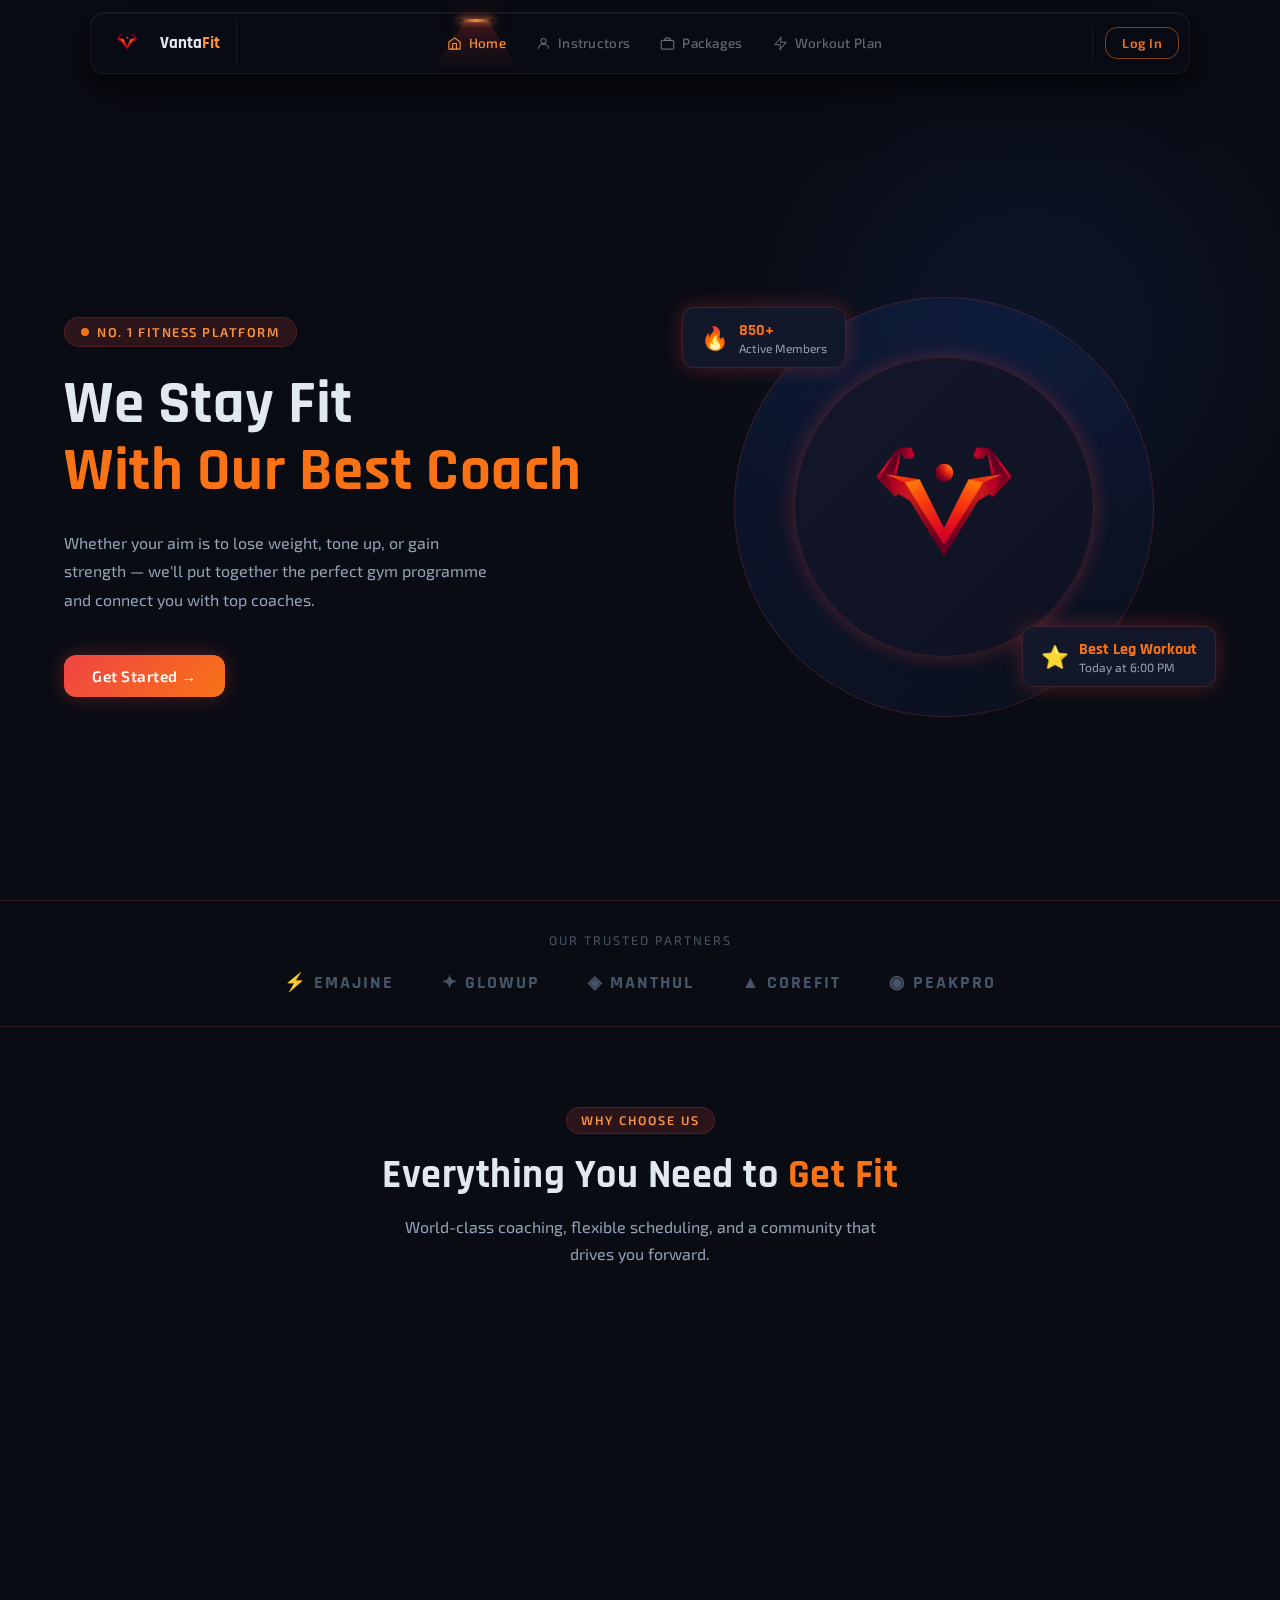
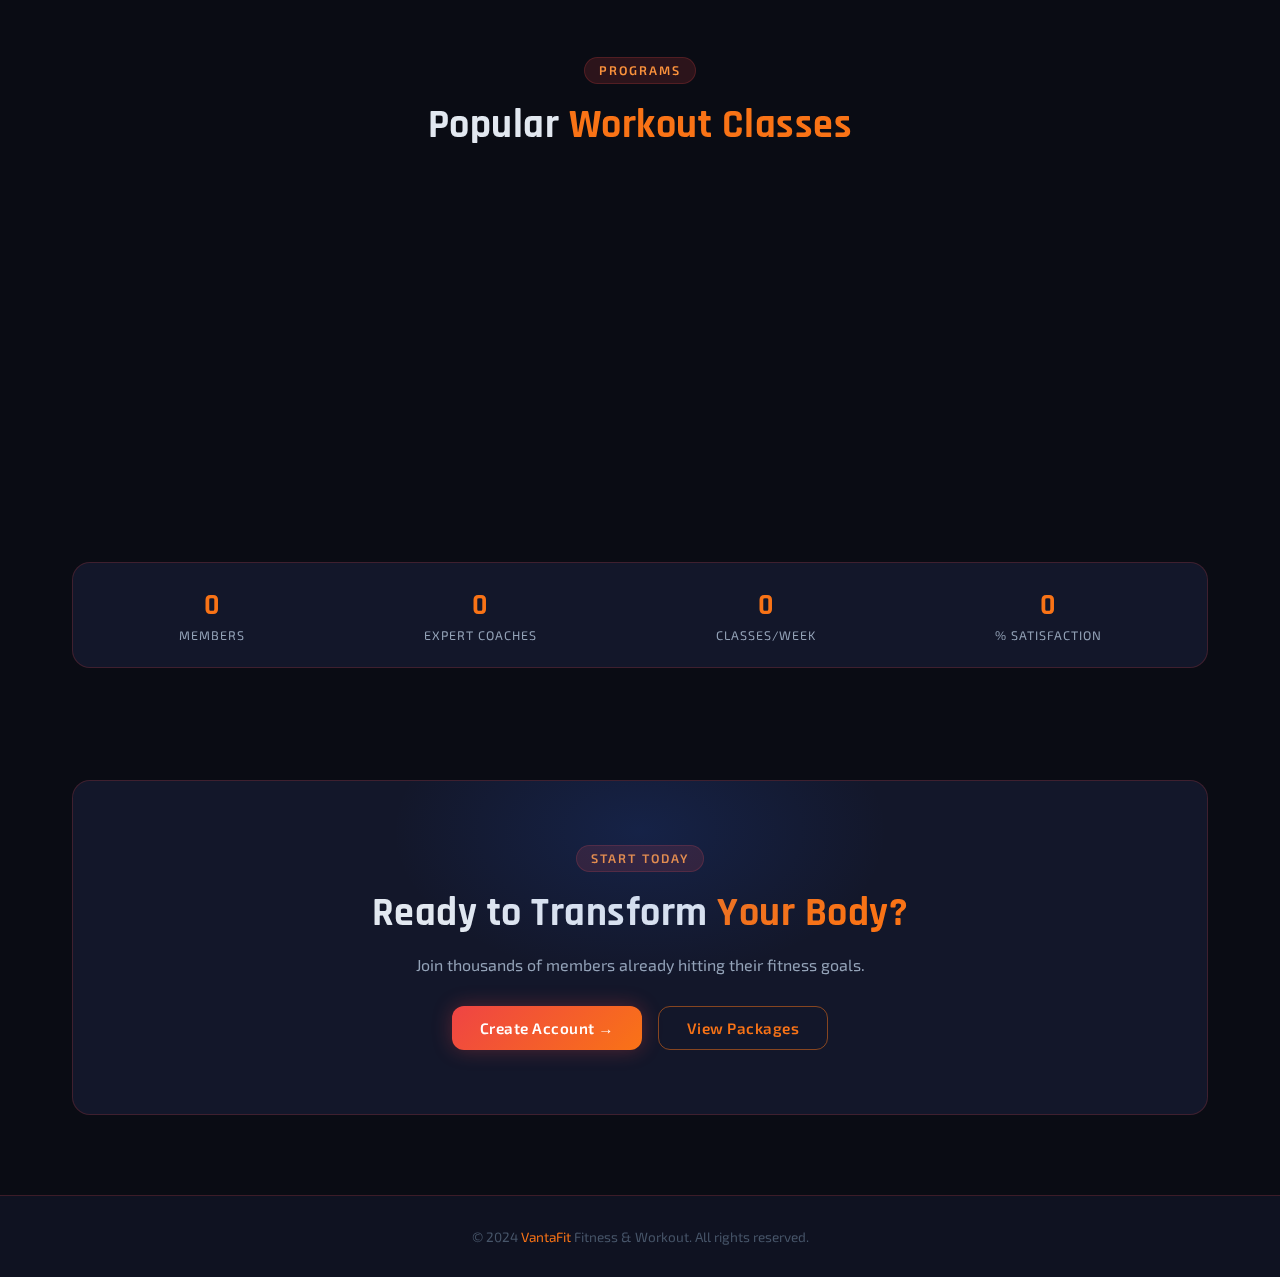
<file: index.html>
<!DOCTYPE html>
<html lang="en">
<head>
  <meta charset="UTF-8" />
  <meta name="viewport" content="width=device-width, initial-scale=1.0"/>
  <title>GymShape — Fitness & Workout</title>
  <link rel="stylesheet" href="css/style.css">
  <style>
    html, body { overflow-x: hidden; max-width: 100vw; }
    /* ===== HERO ===== */
    .hero {
      min-height: calc(100vh - 82px);
      display: grid;
      grid-template-columns: 1fr 1fr;
      align-items: center;
      gap: 4rem;
      padding: 5rem 4rem 3rem;
      position: relative;
      overflow: hidden;
      width: 100%;
      max-width: 100vw;
      box-sizing: border-box;
    }
    @media (max-width: 768px) {
      /* hide desktop floating nav, show mobile bottom nav */
      .navbar { display: none !important; }
      .mobile-bottom-nav { display: flex !important; }

      /* page wrapper: no top padding (no top nav), bottom padding for bottom nav */
      .page-wrapper { padding-top: 0 !important; padding-bottom: 90px !important; }

      /* hero: single column, normal scroll */
      .hero {
        grid-template-columns: 1fr !important;
        padding: 2rem 1.2rem 2rem !important;
        min-height: auto !important;
        gap: 1.5rem !important;
        overflow: visible !important;
        width: 100% !important;
        max-width: 100% !important;
      }
      .hero-visual { display: none !important; }
      .hero-title { font-size: 2.2rem !important; line-height: 1.15 !important; }
      .hero-subtitle { font-size: 0.92rem !important; max-width: 100% !important; }
      .hero-tag { font-size: 0.7rem !important; letter-spacing: 1px !important; }

      /* other sections */
      .partners { padding: 1.5rem 1rem !important; }
      .partners-row { gap: 1rem !important; flex-wrap: wrap !important; }
      .cta-section { padding: 2rem 1rem !important; }
      .cta-title { font-size: 1.5rem !important; }
      .section { padding: 2.5rem 1rem !important; }
    }
    .hero::before {
      content: '';
      position: absolute;
      top: -100px; right: -100px;
      width: 700px; height: 700px;
      background: radial-gradient(circle, rgba(37,99,235,0.1) 0%, transparent 65%);
      pointer-events: none;
    }
    .hero-tag {
      display: inline-flex;
      align-items: center;
      gap: 8px;
      background: var(--blue-dim);
      border: 1px solid var(--border);
      color: var(--blue-glow);
      padding: 6px 16px;
      border-radius: 20px;
      font-size: 0.8rem;
      font-weight: 600;
      text-transform: uppercase;
      letter-spacing: 1.5px;
      margin-bottom: 1.5rem;
    }
    .hero-tag span { width:8px; height:8px; background:var(--blue-light); border-radius:50%; animation: glowPulse 2s ease infinite; }
    .hero-title {
      font-size: 3.8rem;
      line-height: 1.1;
      margin-bottom: 1.5rem;
    }
    .hero-title .line2 { color: var(--blue-light); }
    .hero-subtitle {
      color: var(--text-secondary);
      font-size: 1rem;
      line-height: 1.8;
      margin-bottom: 2.5rem;
      max-width: 440px;
    }
    .hero-actions {
      display: flex;
      gap: 1rem;
      align-items: center;
    }
    .play-btn {
      display: flex;
      align-items: center;
      gap: 10px;
      color: var(--text-secondary);
      font-weight: 500;
      font-size: 0.9rem;
      transition: var(--transition);
      cursor: pointer;
    }
    .play-btn:hover { color: var(--blue-glow); }
    .play-icon {
      width: 44px; height: 44px;
      border: 1.5px solid var(--border-hover);
      border-radius: 50%;
      display: flex; align-items: center; justify-content: center;
      transition: var(--transition);
      font-size: 0.9rem;
    }
    .play-btn:hover .play-icon {
      background: var(--blue-dim);
      border-color: var(--blue-glow);
      box-shadow: var(--shadow-blue);
    }
    .hero-visual {
      position: relative;
      display: flex;
      align-items: center;
      justify-content: center;
      height: 520px;
    }
    .hero-bg-circle {
      width: 420px; height: 420px;
      border-radius: 50%;
      background: linear-gradient(135deg, rgba(37,99,235,0.12) 0%, rgba(37,99,235,0.04) 100%);
      border: 1px solid var(--border);
      display: flex; align-items: center; justify-content: center;
      position: relative;
      animation: float 6s ease-in-out infinite;
    }
   .hero-inner-circle {
      width: 300px; height: 300px;
      border-radius: 50%;
      background: linear-gradient(135deg, var(--bg-card), var(--bg-secondary));
      border: 1px solid var(--border);
      display: flex; align-items: center; justify-content: center;
      font-size: 7rem;
      box-shadow: var(--shadow-blue);
    }
    .hero-float-badge {
      position: absolute;
      background: var(--bg-card);
      border: 1px solid var(--border);
      border-radius: var(--radius);
      padding: 12px 18px;
      box-shadow: var(--shadow-blue);
      display: flex; align-items: center; gap: 10px;
      backdrop-filter: blur(8px);
      animation: float 4s ease-in-out infinite;
    }
    .hero-float-badge.b1 { top: 60px; left: 10px; animation-delay: 0s; }
    .hero-float-badge.b2 { bottom: 80px; right: 0px; animation-delay: 1.5s; }
    .badge-icon { font-size: 1.4rem; }
    .badge-text-sm { font-size: 0.75rem; color: var(--text-secondary); }
    .badge-text-lg { font-size: 1rem; font-weight: 700; color: var(--blue-light); font-family: 'Rajdhani', sans-serif; }
    /* ===== PARTNERS ===== */
    .partners {
      padding: 2rem 4rem;
      border-top: 1px solid var(--border);
      border-bottom: 1px solid var(--border);
    }
    .partners-label {
      font-size: 0.78rem;
      text-transform: uppercase;
      letter-spacing: 2px;
      color: var(--text-muted);
      margin-bottom: 1.5rem;
      text-align: center;
    }
    .partners-row {
      display: flex;
      justify-content: center;
      gap: 3rem;
      align-items: center;
      flex-wrap: wrap;
    }
    .partner-item {
      color: var(--text-muted);
      font-family: 'Rajdhani', sans-serif;
      font-size: 1.1rem;
      font-weight: 700;
      letter-spacing: 2px;
      text-transform: uppercase;
      transition: var(--transition);
      cursor: default;
    }
    .partner-item:hover { color: var(--blue-light); }
    /* ===== FEATURES ===== */
    .feature-card {
      padding: 2rem;
      text-align: center;
    }
    .feature-icon {
      width: 64px; height: 64px;
      background: var(--blue-dim);
      border: 1px solid var(--border);
      border-radius: 16px;
      display: flex; align-items: center; justify-content: center;
      font-size: 1.8rem;
      margin: 0 auto 1.2rem;
      transition: var(--transition);
    }
    .feature-card:hover .feature-icon {
      background: linear-gradient(135deg, var(--blue-accent), var(--blue-light));
      box-shadow: var(--shadow-blue);
      transform: scale(1.1) rotate(-5deg);
    }
    .feature-title {
      font-size: 1.2rem;
      margin-bottom: 0.5rem;
    }
    .feature-desc {
      color: var(--text-secondary);
      font-size: 0.88rem;
      line-height: 1.7;
    }
    /* ===== WORKOUT CLASSES ===== */
    .class-card {
      position: relative;
      overflow: hidden;
    }
    .class-emoji {
      font-size: 3rem;
      margin-bottom: 1rem;
      display: block;
      transition: var(--transition);
    }
    .class-card:hover .class-emoji { transform: scale(1.15); }
    .class-title { font-size: 1.3rem; margin-bottom: 0.4rem; }
    .class-meta { color: var(--text-muted); font-size: 0.82rem; text-transform: uppercase; letter-spacing: 1px; }
    /* ===== CTA ===== */
    .cta-section {
      background: var(--bg-card);
      border: 1px solid var(--border);
      border-radius: var(--radius-lg);
      padding: 4rem;
      text-align: center;
      position: relative;
      overflow: hidden;
    }
    .cta-section::before {
      content: '';
      position: absolute;
      top: -100px; left: 50%; transform: translateX(-50%);
      width: 500px; height: 300px;
      background: radial-gradient(ellipse, rgba(37,99,235,0.15) 0%, transparent 70%);
    }
    .cta-title { font-size: 2.5rem; margin-bottom: 1rem; }
    .cta-subtitle { color: var(--text-secondary); margin-bottom: 2rem; }
    /* ===== FOOTER ===== */
    footer {
      background: var(--bg-secondary);
      border-top: 1px solid var(--border);
      padding: 2rem 4rem;
      text-align: center;
      color: var(--text-muted);
      font-size: 0.85rem;
    }
    footer span { color: var(--blue-light); }
  </style>
</head>
<body>
  <!-- NAVBAR -->
  <nav class="navbar">
    <div class="floating-nav">
      <a href="index.html" class="navbar-brand">
        <img src="Images/RedGym.png" alt="VantaFit Logo" style="height:36px;">
        <span style="font-family:Rajdhani,sans-serif;font-weight:700;font-size:1.05rem;margin-left:6px;">Vanta<span style="color:var(--blue-glow)">Fit</span></span>
      </a>
      <ul class="navbar-nav">
        <li><a href="index.html" class="nav-link active"><span class="cone"></span><svg viewBox="0 0 24 24"><path d="M3 9.5L12 3l9 6.5V20a1 1 0 01-1 1H4a1 1 0 01-1-1V9.5z"/><path d="M9 21V12h6v9"/></svg>Home</a></li>
        <li><a href="pages/instructors.html" class="nav-link"><svg viewBox="0 0 24 24"><circle cx="12" cy="8" r="4"/><path d="M4 20c0-4 3.6-7 8-7s8 3 8 7"/></svg>Instructors</a></li>
        <li><a href="pages/packages.html" class="nav-link"><svg viewBox="0 0 24 24"><rect x="2" y="7" width="20" height="14" rx="2"/><path d="M16 7V5a2 2 0 00-2-2h-4a2 2 0 00-2 2v2"/></svg>Packages</a></li>
        <li><a href="pages/workout-plan.html" class="nav-link"><svg viewBox="0 0 24 24"><path d="M13 2L3 14h9l-1 8 10-12h-9l1-8z"/></svg>Workout Plan</a></li>
      </ul>
      <div class="nav-right">
        <a href="pages/login.html" class="btn btn-outline" style="padding:7px 16px;font-size:0.82rem;">Log In</a>
      </div>
    </div>
  </nav>
  <header class="mobile-header">
    <a href="index.html" class="mobile-header-brand">
      <img src="Images/RedGym.png" alt="VantaFit Logo" style="height:30px;width:auto;">
      <span>Vanta<em>Fit</em></span>
    </a>
    <a href="pages/login.html" class="mobile-header-login">Log In</a>
  </header>
  <div class="page-wrapper">
    <!-- HERO -->
    <section class="hero">
      <div class="hero-content">
        <div class="hero-tag"><span></span> No. 1 Fitness Platform</div>
        <h1 class="hero-title animate-fade-up">
          We Stay Fit<br/>
          <span class="line2">With Our Best Coach</span>
        </h1>
        <p class="hero-subtitle animate-fade-up animate-delay-1">
          Whether your aim is to lose weight, tone up, or gain strength — we'll put together the perfect gym programme and connect you with top coaches.
        </p>
        <div class="hero-actions animate-fade-up animate-delay-2">
          <a href="pages/register.html" class="btn btn-primary">Get Started →</a>
        </div>
      </div>
      <div class="hero-visual">
        <div class="hero-bg-circle">
      <div class="hero-inner-circle">
  <img src="Images/RedGym.png" alt="Vantage Logo" style="height:240px; width:240px; object-fit:contain; max-width:100%; display:block;">
</div>
        </div>
        <div class="hero-float-badge b1">
          <div class="badge-icon">🔥</div>
          <div>
            <div class="badge-text-lg">850+</div>
            <div class="badge-text-sm">Active Members</div>
          </div>
        </div>
        <div class="hero-float-badge b2">
          <div class="badge-icon">⭐</div>
          <div>
            <div class="badge-text-lg">Best Leg Workout</div>
            <div class="badge-text-sm">Today at 6:00 PM</div>
          </div>
        </div>
      </div>
    </section>

    <!-- PARTNERS -->
    <div class="partners">
      <div class="partners-label">Our Trusted Partners</div>
      <div class="partners-row">
        <span class="partner-item">⚡ emajine</span>
        <span class="partner-item">✦ GlowUP</span>
        <span class="partner-item">◈ manthul</span>
        <span class="partner-item">▲ CoreFit</span>
        <span class="partner-item">◉ PeakPro</span>
      </div>
    </div>

    <!-- FEATURES -->
    <section class="section">
      <div class="section-header">
        <div class="section-tag">Why Choose Us</div>
        <h2 class="section-title">Everything You Need to <span>Get Fit</span></h2>
        <p class="section-subtitle">World-class coaching, flexible scheduling, and a community that drives you forward.</p>
      </div>
      <div class="grid-4">
        <div class="card feature-card">
          <div class="feature-icon">🏆</div>
          <h4 class="feature-title">Expert Coaches</h4>
          <p class="feature-desc">Certified professionals with 10+ years of experience in fitness and nutrition.</p>
        </div>
        <div class="card feature-card">
          <div class="feature-icon">📅</div>
          <h4 class="feature-title">Flexible Schedule</h4>
          <p class="feature-desc">Book sessions 24/7 and train at your own pace with personalized plans.</p>
        </div>
        <div class="card feature-card">
          <div class="feature-icon">💊</div>
          <h4 class="feature-title">Nutrition Plans</h4>
          <p class="feature-desc">Custom meal plans designed to complement your specific workout goals.</p>
        </div>
        <div class="card feature-card">
          <div class="feature-icon">📊</div>
          <h4 class="feature-title">Track Progress</h4>
          <p class="feature-desc">Monitor your growth with detailed analytics and weekly reports.</p>
        </div>
      </div>
    </section>

    <!-- CLASSES -->
    <section class="section" style="padding-top:0;">
      <div class="section-header">
        <div class="section-tag">Programs</div>
        <h2 class="section-title">Popular <span>Workout Classes</span></h2>
      </div>
      <div class="grid-3">
        <div class="card class-card">
          <span class="class-emoji">🥊</span>
          <h4 class="class-title">Boxing Cardio</h4>
          <p class="class-meta">60 min · High Intensity · Mon & Wed</p>
          <div class="divider"></div>
          <a href="pages/workout-plan.html" class="btn btn-outline" style="padding:8px 18px;font-size:0.85rem;">View Plan</a>
        </div>
        <div class="card class-card">
          <span class="class-emoji">🧘</span>
          <h4 class="class-title">Yoga & Stretch</h4>
          <p class="class-meta">45 min · Low Intensity · Tue & Thu</p>
          <div class="divider"></div>
          <a href="pages/workout-plan.html" class="btn btn-outline" style="padding:8px 18px;font-size:0.85rem;">View Plan</a>
        </div>
        <div class="card class-card">
          <span class="class-emoji">🏃</span>
          <h4 class="class-title">HIIT Training</h4>
          <p class="class-meta">30 min · Max Intensity · Daily</p>
          <div class="divider"></div>
          <a href="pages/workout-plan.html" class="btn btn-outline" style="padding:8px 18px;font-size:0.85rem;">View Plan</a>
        </div>
      </div>
    </section>

    <!-- STATS -->
    <section class="section" style="padding-top:0;">
      <div class="stats-bar" style="justify-content:space-around;text-align:center;">
        <div class="stat-item">
          <div class="stat-value" data-counter="1200">0</div>
          <div class="stat-label">Members</div>
        </div>
        <div class="stat-item">
          <div class="stat-value" data-counter="48">0</div>
          <div class="stat-label">Expert Coaches</div>
        </div>
        <div class="stat-item">
          <div class="stat-value" data-counter="30">0</div>
          <div class="stat-label">Classes/Week</div>
        </div>
        <div class="stat-item">
          <div class="stat-value" data-counter="99">0</div>
          <div class="stat-label">% Satisfaction</div>
        </div>
      </div>
    </section>

    <!-- CTA -->
    <section class="section" style="padding-top:0;">
      <div class="cta-section">
        <div class="section-tag" style="margin-bottom:1rem;">Start Today</div>
        <h2 class="cta-title">Ready to Transform <span style="color:var(--blue-light)">Your Body?</span></h2>
        <p class="cta-subtitle">Join thousands of members already hitting their fitness goals.</p>
        <div style="display:flex;gap:1rem;justify-content:center;flex-wrap:wrap;">
          <a href="pages/register.html" class="btn btn-primary">Create Account →</a>
          <a href="pages/packages.html" class="btn btn-outline">View Packages</a>
        </div>
      </div>
    </section>

    <footer>
      <p>© 2024 <span>VantaFit</span> Fitness & Workout. All rights reserved.</p>
    </footer>
  </div>

  <!-- Mobile Bottom Navigation -->
  <nav class="mobile-bottom-nav">
    <a href="index.html" class="mob-nav-item active">
      <svg viewBox="0 0 24 24"><path d="M3 9.5L12 3l9 6.5V20a1 1 0 01-1 1H4a1 1 0 01-1-1V9.5z"/><path d="M9 21V12h6v9"/></svg>
      <span>Home</span>
    </a>
    <a href="pages/instructors.html" class="mob-nav-item">
      <svg viewBox="0 0 24 24"><circle cx="12" cy="8" r="4"/><path d="M4 20c0-4 3.6-7 8-7s8 3 8 7"/></svg>
      <span>Coaches</span>
    </a>
    <a href="pages/packages.html" class="mob-nav-item">
      <svg viewBox="0 0 24 24"><rect x="2" y="7" width="20" height="14" rx="2"/><path d="M16 7V5a2 2 0 00-2-2h-4a2 2 0 00-2 2v2"/></svg>
      <span>Packages</span>
    </a>
    <a href="pages/workout-plan.html" class="mob-nav-item">
      <svg viewBox="0 0 24 24"><path d="M13 2L3 14h9l-1 8 10-12h-9l1-8z"/></svg>
      <span>Workouts</span>
    </a>
  </nav>

  <!-- FIX: JS path from pages folder -->
<script src="js/main.js"></script>
</body>
</html>
</file>
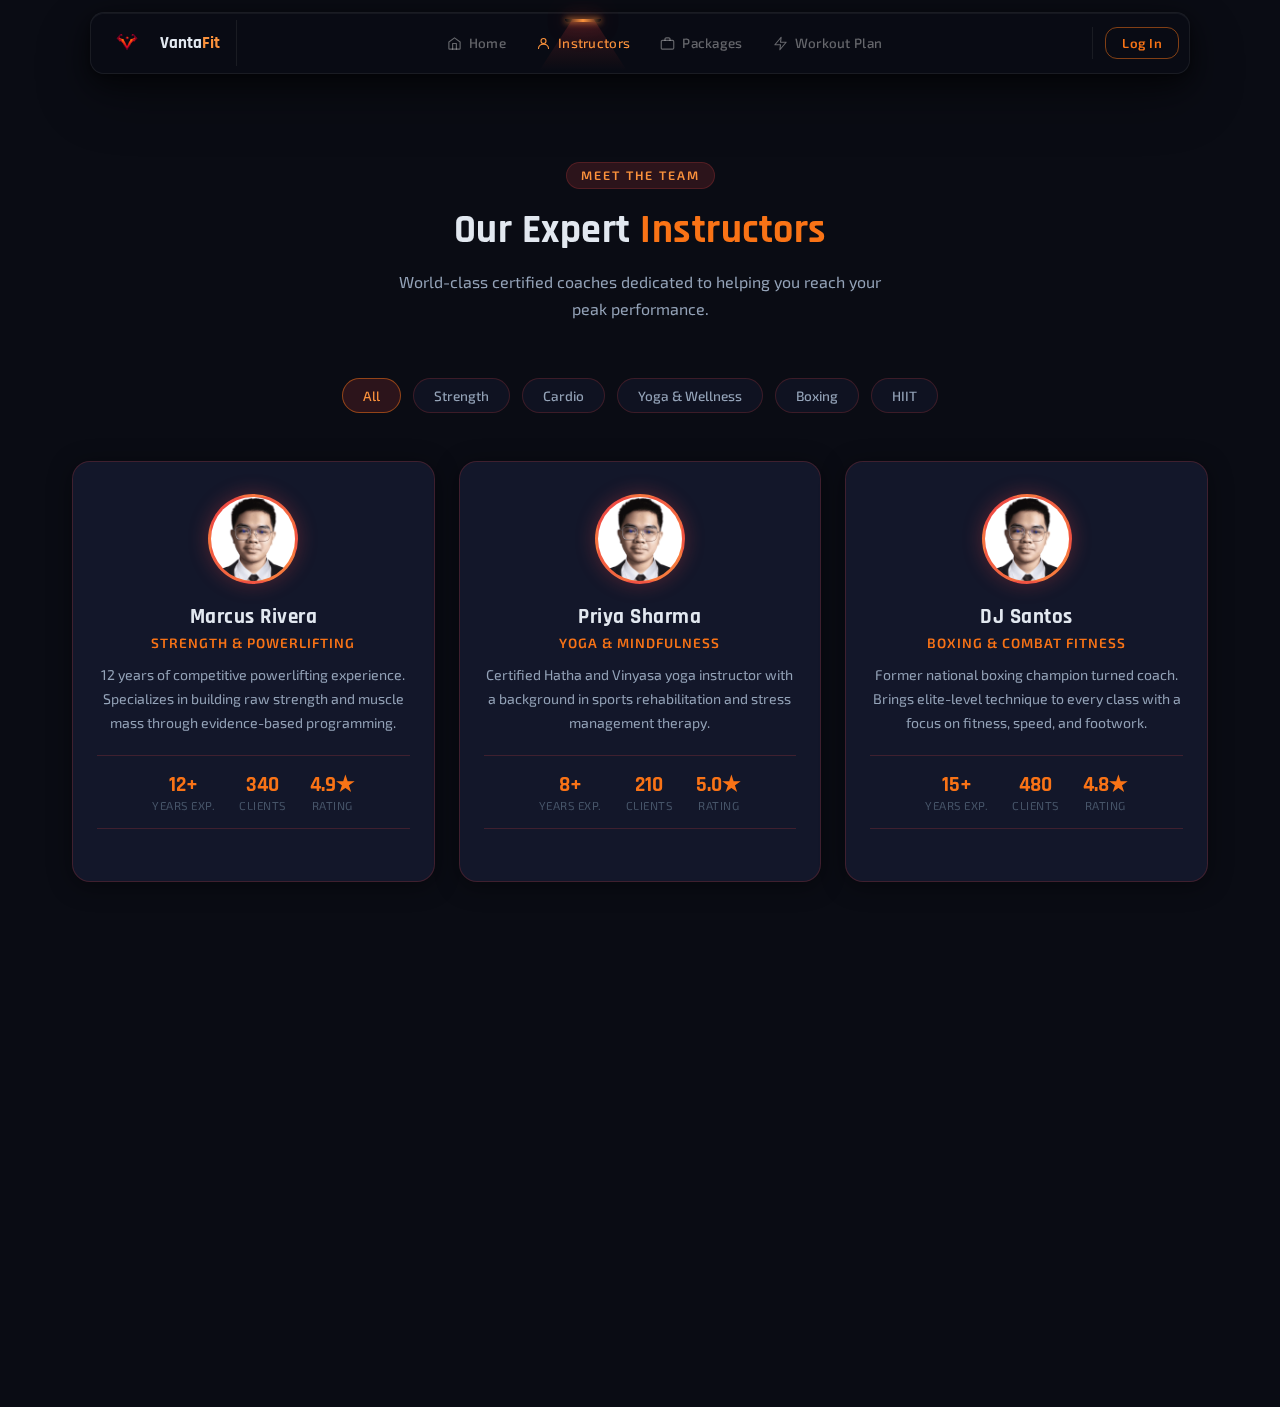
<file: pages/instructors.html>
<!DOCTYPE html>
<html lang="en">
<head>
  <meta charset="UTF-8"/>
  <meta name="viewport" content="width=device-width, initial-scale=1.0"/>
  <title>Instructors — VantaFit</title>
  <link rel="stylesheet" href="../css/style.css"/>
  <style>
    .instructor-card {
      text-align: center;
      padding: 2rem 1.5rem;
      position: relative;
      overflow: hidden;
    }
    .instructor-avatar {
      width: 90px; height: 90px;
      border-radius: 50%;
      background: linear-gradient(135deg, var(--blue-accent), var(--blue-glow));
      display: flex; align-items: center; justify-content: center;
      font-size: 2.5rem;
      margin: 0 auto 1.2rem;
      border: 3px solid var(--border);
      box-shadow: var(--shadow-blue);
      transition: var(--transition);
    }
    .instructor-card:hover .instructor-avatar {
      transform: scale(1.08);
      box-shadow: var(--shadow-blue-lg);
      border-color: var(--blue-light);
    }
    .instructor-name {
      font-size: 1.3rem;
      margin-bottom: 0.3rem;
    }
    .instructor-specialty {
      color: var(--blue-light);
      font-size: 0.85rem;
      font-weight: 600;
      text-transform: uppercase;
      letter-spacing: 1px;
      margin-bottom: 0.75rem;
    }
    .instructor-bio {
      color: var(--text-secondary);
      font-size: 0.88rem;
      line-height: 1.7;
      margin-bottom: 1.25rem;
    }
    .instructor-stats {
      display: flex;
      justify-content: center;
      gap: 1.5rem;
      padding: 1rem 0;
      border-top: 1px solid var(--border);
      border-bottom: 1px solid var(--border);
      margin-bottom: 1.25rem;
    }
    .inst-stat { text-align: center; }
    .inst-stat-val {
      font-family: 'Rajdhani', sans-serif;
      font-size: 1.3rem;
      font-weight: 700;
      color: var(--blue-light);
    }
    .inst-stat-lbl { font-size: 0.72rem; color: var(--text-muted); text-transform: uppercase; letter-spacing: 0.5px; }
    .filter-bar {
      display: flex;
      gap: 0.75rem;
      justify-content: center;
      flex-wrap: wrap;
      margin-bottom: 3rem;
    }
    .filter-btn {
      padding: 8px 20px;
      border-radius: 20px;
      border: 1.5px solid var(--border);
      background: var(--bg-secondary);
      color: var(--text-secondary);
      font-family: 'Exo 2', sans-serif;
      font-size: 0.85rem;
      font-weight: 500;
      cursor: pointer;
      transition: var(--transition);
    }
    .filter-btn:hover,
    .filter-btn.active {
      background: var(--blue-dim);
      border-color: var(--border-hover);
      color: var(--blue-glow);
    }
  </style>
</head>
<body>
  <!-- NAVBAR -->
      <nav class="navbar">
    <div class="floating-nav">
      <a href="../index.html" class="navbar-brand">
        <img src="../Images/RedGym.png" alt="VantaFit Logo" style="height:36px;">
        <span style="font-family:Rajdhani,sans-serif;font-weight:700;font-size:1.05rem;margin-left:6px;">Vanta<span style="color:var(--blue-glow)">Fit</span></span>
      </a>
      <ul class="navbar-nav">
        <li><a href="../index.html" class="nav-link"><svg viewBox="0 0 24 24"><path d="M3 9.5L12 3l9 6.5V20a1 1 0 01-1 1H4a1 1 0 01-1-1V9.5z"/><path d="M9 21V12h6v9"/></svg>Home</a></li>
 <li><a href="instructors.html" class="nav-link active"><span class="cone"></span><svg viewBox="0 0 24 24"><circle cx="12" cy="8" r="4"/><path d="M4 20c0-4 3.6-7 8-7s8 3 8 7"/></svg>Instructors</a></li>
        <li><a href="packages.html" class="nav-link "><svg viewBox="0 0 24 24"><rect x="2" y="7" width="20" height="14" rx="2"/><path d="M16 7V5a2 2 0 00-2-2h-4a2 2 0 00-2 2v2"/></svg>Packages</a></li>
        <li><a href="workout-plan.html" class="nav-link "><svg viewBox="0 0 24 24"><path d="M13 2L3 14h9l-1 8 10-12h-9l1-8z"/></svg>Workout Plan</a></li>
      </ul>
      <div class="nav-right">
        <a href="login.html" class="btn btn-outline" style="padding:7px 16px;font-size:0.82rem;">Log In</a>
      </div>
    </div>
  </nav>
  <header class="mobile-header">
    <a href="../index.html" class="mobile-header-brand">
      <img src="../Images/RedGym.png" alt="VantaFit Logo" style="height:30px;width:auto;">
      <span>Vanta<em>Fit</em></span>
    </a>
    <a href="login.html" class="mobile-header-login">Log In</a>
  </header>
  <div class="page-wrapper">
    <section class="section">
      <div class="section-header">
        <div class="section-tag">Meet the Team</div>
        <h2 class="section-title">Our Expert <span>Instructors</span></h2>
        <p class="section-subtitle">World-class certified coaches dedicated to helping you reach your peak performance.</p>
      </div>

      <!-- Filter Bar -->
      <div class="filter-bar">
        <button class="filter-btn active" onclick="filterInstructors(this, 'all')">All</button>
        <button class="filter-btn" onclick="filterInstructors(this, 'strength')">Strength</button>
        <button class="filter-btn" onclick="filterInstructors(this, 'cardio')">Cardio</button>
        <button class="filter-btn" onclick="filterInstructors(this, 'yoga')">Yoga & Wellness</button>
        <button class="filter-btn" onclick="filterInstructors(this, 'boxing')">Boxing</button>
        <button class="filter-btn" onclick="filterInstructors(this, 'hiit')">HIIT</button>
      </div>

     <!-- Instructor Cards -->
<div class="grid-3" id="instructorGrid">

  <div class="card instructor-card" data-category="strength">
    <div class="instructor-avatar">
      <img src="../Images/VM.png" alt="Marcus Rivera" style="width:100%;height:100%;border-radius:50%;object-fit:cover;">
    </div>
    <h4 class="instructor-name">Marcus Rivera</h4>
    <div class="instructor-specialty">Strength & Powerlifting</div>
    <p class="instructor-bio">12 years of competitive powerlifting experience. Specializes in building raw strength and muscle mass through evidence-based programming.</p>
    <div class="instructor-stats">
      <div class="inst-stat"><div class="inst-stat-val">12+</div><div class="inst-stat-lbl">Years Exp.</div></div>
      <div class="inst-stat"><div class="inst-stat-val">340</div><div class="inst-stat-lbl">Clients</div></div>
      <div class="inst-stat"><div class="inst-stat-val">4.9★</div><div class="inst-stat-lbl">Rating</div></div>
    </div>
  </div>

  <div class="card instructor-card" data-category="yoga">
    <div class="instructor-avatar">
      <img src="../Images/VM.png" alt="Priya Sharma" style="width:100%;height:100%;border-radius:50%;object-fit:cover;">
    </div>
    <h4 class="instructor-name">Priya Sharma</h4>
    <div class="instructor-specialty">Yoga & Mindfulness</div>
    <p class="instructor-bio">Certified Hatha and Vinyasa yoga instructor with a background in sports rehabilitation and stress management therapy.</p>
    <div class="instructor-stats">
      <div class="inst-stat"><div class="inst-stat-val">8+</div><div class="inst-stat-lbl">Years Exp.</div></div>
      <div class="inst-stat"><div class="inst-stat-val">210</div><div class="inst-stat-lbl">Clients</div></div>
      <div class="inst-stat"><div class="inst-stat-val">5.0★</div><div class="inst-stat-lbl">Rating</div></div>
    </div>
  </div>

  <div class="card instructor-card" data-category="boxing">
    <div class="instructor-avatar">
      <img src="../Images/VM.png" alt="DJ Santos" style="width:100%;height:100%;border-radius:50%;object-fit:cover;">
    </div>
    <h4 class="instructor-name">DJ Santos</h4>
    <div class="instructor-specialty">Boxing & Combat Fitness</div>
    <p class="instructor-bio">Former national boxing champion turned coach. Brings elite-level technique to every class with a focus on fitness, speed, and footwork.</p>
    <div class="instructor-stats">
      <div class="inst-stat"><div class="inst-stat-val">15+</div><div class="inst-stat-lbl">Years Exp.</div></div>
      <div class="inst-stat"><div class="inst-stat-val">480</div><div class="inst-stat-lbl">Clients</div></div>
      <div class="inst-stat"><div class="inst-stat-val">4.8★</div><div class="inst-stat-lbl">Rating</div></div>
    </div>
  </div>

  <div class="card instructor-card" data-category="hiit">
    <div class="instructor-avatar">
      <img src="../Images/VM.png" alt="Camille Torres" style="width:100%;height:100%;border-radius:50%;object-fit:cover;">
    </div>
    <h4 class="instructor-name">Camille Torres</h4>
    <div class="instructor-specialty">HIIT & Metabolic Training</div>
    <p class="instructor-bio">Specializes in high-octane interval training that maximizes fat burn and cardiovascular endurance. Results in under 30 minutes a day.</p>
    <div class="instructor-stats">
      <div class="inst-stat"><div class="inst-stat-val">6+</div><div class="inst-stat-lbl">Years Exp.</div></div>
      <div class="inst-stat"><div class="inst-stat-val">295</div><div class="inst-stat-lbl">Clients</div></div>
      <div class="inst-stat"><div class="inst-stat-val">4.9★</div><div class="inst-stat-lbl">Rating</div></div>
    </div>
  </div>

  <div class="card instructor-card" data-category="cardio">
    <div class="instructor-avatar">
      <img src="../Images/VM.png" alt="Alex Mendez" style="width:100%;height:100%;border-radius:50%;object-fit:cover;">
    </div>
    <h4 class="instructor-name">Alex Mendez</h4>
    <div class="instructor-specialty">Cardio & Endurance</div>
    <p class="instructor-bio">Certified cycling and marathon coach. Helps clients build aerobic capacity and endurance for sports and everyday fitness goals.</p>
    <div class="instructor-stats">
      <div class="inst-stat"><div class="inst-stat-val">10+</div><div class="inst-stat-lbl">Years Exp.</div></div>
      <div class="inst-stat"><div class="inst-stat-val">380</div><div class="inst-stat-lbl">Clients</div></div>
      <div class="inst-stat"><div class="inst-stat-val">4.7★</div><div class="inst-stat-lbl">Rating</div></div>
    </div>
  </div>

  <div class="card instructor-card" data-category="strength">
    <div class="instructor-avatar">
      <img src="../Images/VM.png" alt="Nina Cruz" style="width:100%;height:100%;border-radius:50%;object-fit:cover;">
    </div>
    <h4 class="instructor-name">Nina Cruz</h4>
    <div class="instructor-specialty">Body Sculpt & Toning</div>
    <p class="instructor-bio">Expert in aesthetic physique training and muscle toning. Combines resistance training with nutrition planning for visible results fast.</p>
    <div class="instructor-stats">
      <div class="inst-stat"><div class="inst-stat-val">9+</div><div class="inst-stat-lbl">Years Exp.</div></div>
      <div class="inst-stat"><div class="inst-stat-val">260</div><div class="inst-stat-lbl">Clients</div></div>
      <div class="inst-stat"><div class="inst-stat-val">5.0★</div><div class="inst-stat-lbl">Rating</div></div>
    </div>
  </div>

</div>

  <!-- Mobile Bottom Navigation -->
  <nav class="mobile-bottom-nav">
    <a href="../index.html" class="mob-nav-item">
      <svg viewBox="0 0 24 24"><path d="M3 9.5L12 3l9 6.5V20a1 1 0 01-1 1H4a1 1 0 01-1-1V9.5z"/><path d="M9 21V12h6v9"/></svg>
      <span>Home</span>
    </a>
    <a href="instructors.html" class="mob-nav-item active">
      <svg viewBox="0 0 24 24"><circle cx="12" cy="8" r="4"/><path d="M4 20c0-4 3.6-7 8-7s8 3 8 7"/></svg>
      <span>Coaches</span>
    </a>
    <a href="packages.html" class="mob-nav-item">
      <svg viewBox="0 0 24 24"><rect x="2" y="7" width="20" height="14" rx="2"/><path d="M16 7V5a2 2 0 00-2-2h-4a2 2 0 00-2 2v2"/></svg>
      <span>Packages</span>
    </a>
    <a href="workout-plan.html" class="mob-nav-item">
      <svg viewBox="0 0 24 24"><path d="M13 2L3 14h9l-1 8 10-12h-9l1-8z"/></svg>
      <span>Workouts</span>
    </a>
  </nav>


  <script src="../js/main.js"></script>
  <script>
    function filterInstructors(btn, category) {
      document.querySelectorAll('.filter-btn').forEach(b => b.classList.remove('active'));
      btn.classList.add('active');
      document.querySelectorAll('.instructor-card').forEach(card => {
        if (category === 'all' || card.dataset.category === category) {
          card.parentElement.style.display = '';
        } else {
          card.parentElement.style.display = 'none';
        }
      });
    }
  </script>
</body>
</html>
</file>
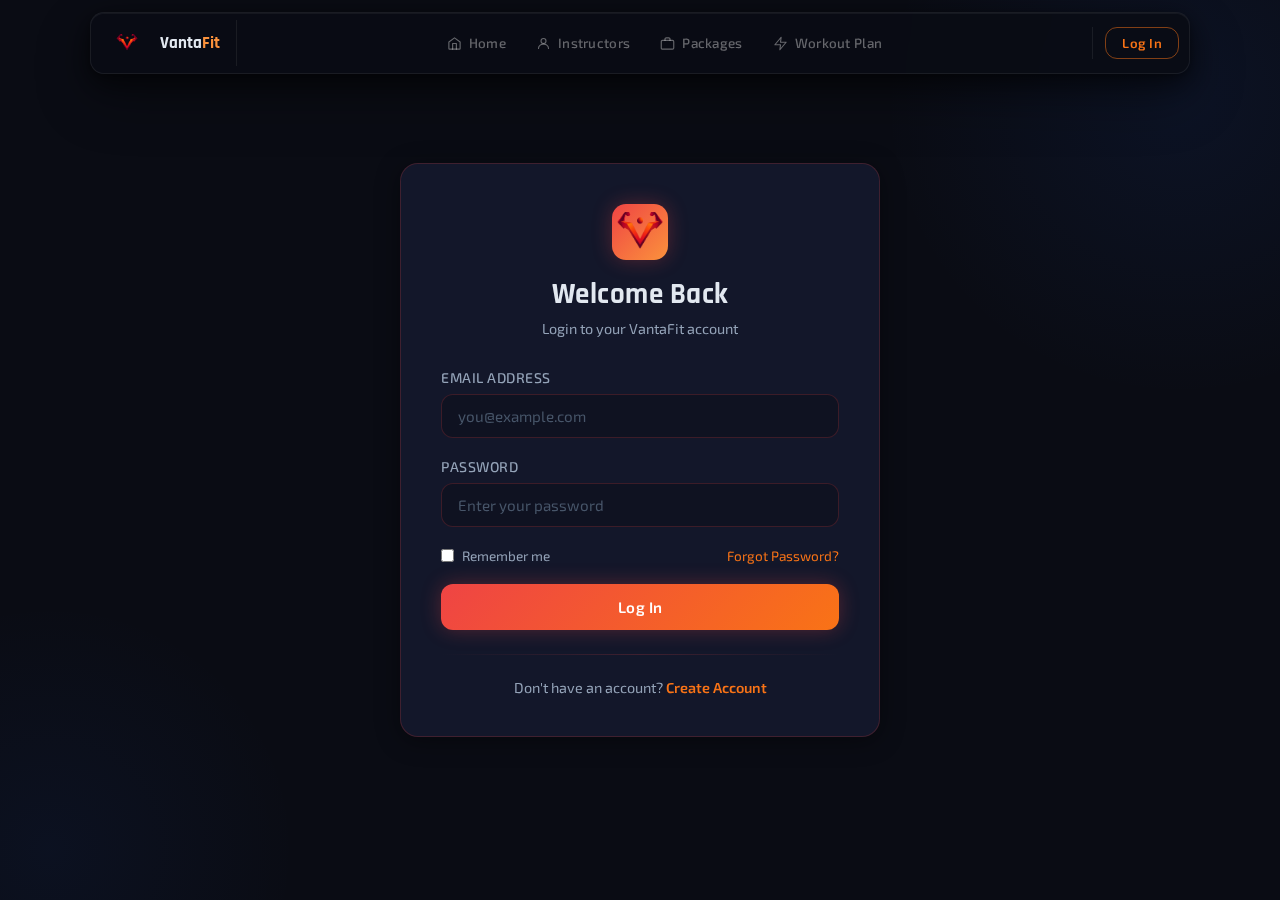
<file: pages/login.html>
<!DOCTYPE html>
<html lang="en">
<head>
  <meta charset="UTF-8"/>
  <meta name="viewport" content="width=device-width, initial-scale=1.0"/>
  <title>Login — VantaFit</title>
  <link rel="stylesheet" href="../css/style.css"/>
  <style>
    .auth-logo img { height: 80px; width: auto; display: block; margin: 0 auto; }
    .phone-input-wrap { display:flex; gap:0; }
    .phone-prefix { padding:12px 14px; background:var(--bg-secondary); border:1.5px solid var(--border); border-right:none; border-radius:var(--radius) 0 0 var(--radius); color:var(--text-secondary); font-size:0.95rem; font-weight:600; white-space:nowrap; display:flex; align-items:center; }
    .phone-prefix+.form-control { border-radius:0 var(--radius) var(--radius) 0; }
    .form-control.select-fix { width:100%; }
    .confirm-overlay{position:fixed;inset:0;background:rgba(0,0,0,0.8);backdrop-filter:blur(8px);z-index:3000;display:none;align-items:center;justify-content:center;padding:1rem;}
    .confirm-overlay.open{display:flex;}
    .confirm-box{background:var(--bg-card);border:1px solid var(--border);border-radius:var(--radius-lg);padding:2.5rem 2rem;max-width:360px;width:100%;text-align:center;animation:popIn 0.35s cubic-bezier(0.34,1.4,0.64,1);}
    @keyframes popIn{from{opacity:0;transform:scale(0.92) translateY(20px);}to{opacity:1;transform:scale(1) translateY(0);}}
    .confirm-icon{font-size:3.5rem;margin-bottom:1rem;}
    .confirm-title{font-family:'Rajdhani',sans-serif;font-size:1.6rem;font-weight:700;margin-bottom:0.5rem;}
    .confirm-text{color:var(--text-secondary);font-size:0.9rem;line-height:1.7;margin-bottom:1.75rem;}
  </style>
</head>
<body>
  <nav class="navbar">
    <div class="floating-nav">
      <a href="../index.html" class="navbar-brand">
        <img src="../Images/RedGym.png" alt="VantaFit Logo" style="height:36px;">
        <span style="font-family:Rajdhani,sans-serif;font-weight:700;font-size:1.05rem;margin-left:6px;">Vanta<span style="color:var(--blue-glow)">Fit</span></span>
      </a>
      <ul class="navbar-nav">
        <li><a href="../index.html" class="nav-link"><svg viewBox="0 0 24 24"><path d="M3 9.5L12 3l9 6.5V20a1 1 0 01-1 1H4a1 1 0 01-1-1V9.5z"/><path d="M9 21V12h6v9"/></svg>Home</a></li>
        <li><a href="instructors.html" class="nav-link"><svg viewBox="0 0 24 24"><circle cx="12" cy="8" r="4"/><path d="M4 20c0-4 3.6-7 8-7s8 3 8 7"/></svg>Instructors</a></li>
        <li><a href="packages.html" class="nav-link"><svg viewBox="0 0 24 24"><rect x="2" y="7" width="20" height="14" rx="2"/><path d="M16 7V5a2 2 0 00-2-2h-4a2 2 0 00-2 2v2"/></svg>Packages</a></li>
        <li><a href="workout-plan.html" class="nav-link"><svg viewBox="0 0 24 24"><path d="M13 2L3 14h9l-1 8 10-12h-9l1-8z"/></svg>Workout Plan</a></li>
      </ul>
      <div class="nav-right">
        <a href="login.html" class="btn btn-outline" style="padding:7px 16px;font-size:0.82rem;">Log In</a>
      </div>
    </div>
  </nav>
  <header class="mobile-header">
    <a href="../index.html" class="mobile-header-brand">
      <img src="../Images/RedGym.png" alt="VantaFit Logo" style="height:30px;width:auto;">
      <span>Vanta<em>Fit</em></span>
    </a>
    <a href="login.html" class="mobile-header-login">Log In</a>
  </header>

  <div class="auth-wrapper">
    <div class="auth-card">
      <div class="auth-header">
        <div class="auth-logo">
          <img src="../Images/RedGym.png" alt="VantaFit Logo">
        </div>
        <h2 class="auth-title">Welcome Back</h2>
        <p class="auth-subtitle">Login to your VantaFit account</p>
      </div>

      <form onsubmit="handleLogin(event)">
        <div class="form-group">
          <label class="form-label">Email Address</label>
          <input type="email" class="form-control" id="loginEmail" placeholder="you@example.com" required/>
        </div>
        <div class="form-group">
          <label class="form-label">Password</label>
          <input type="password" class="form-control" id="loginPass" placeholder="Enter your password" required/>
        </div>
        <div style="display:flex;justify-content:space-between;align-items:center;margin-bottom:1.25rem;">
          <label style="display:flex;align-items:center;gap:8px;font-size:0.85rem;color:var(--text-secondary);cursor:pointer;">
            <input type="checkbox" style="accent-color:var(--blue-accent);">
            Remember me
          </label>
          <a href="#" style="font-size:0.85rem;color:var(--blue-light);">Forgot Password?</a>
        </div>
        <button type="submit" class="btn btn-primary" style="width:100%;justify-content:center;padding:14px;">Log In</button>
      </form>

      <div class="divider" style="margin:1.5rem 0;"></div>
      <p style="text-align:center;color:var(--text-secondary);font-size:0.9rem;">
        Don't have an account? <a href="register.html" style="color:var(--blue-light);font-weight:600;">Create Account</a>
      </p>
    </div>
  </div>

  <!-- Success Confirmation -->
  <div class="confirm-overlay" id="loginConfirm">
    <div class="confirm-box">
      <div class="confirm-icon">✅</div>
      <div class="confirm-title">Login Successful!</div>
      <div class="confirm-text">Welcome back! Redirecting you to the home page...</div>
      <button class="btn btn-primary" style="width:100%;justify-content:center;" onclick="window.location.href='../index.html'">Go to Home →</button>
    </div>
  </div>

  <script src="../js/main.js"></script>
  <script>
    function handleLogin(e) {
      e.preventDefault();
      document.getElementById('loginConfirm').classList.add('open');
    }
  </script>
</body>
</html>
</file>
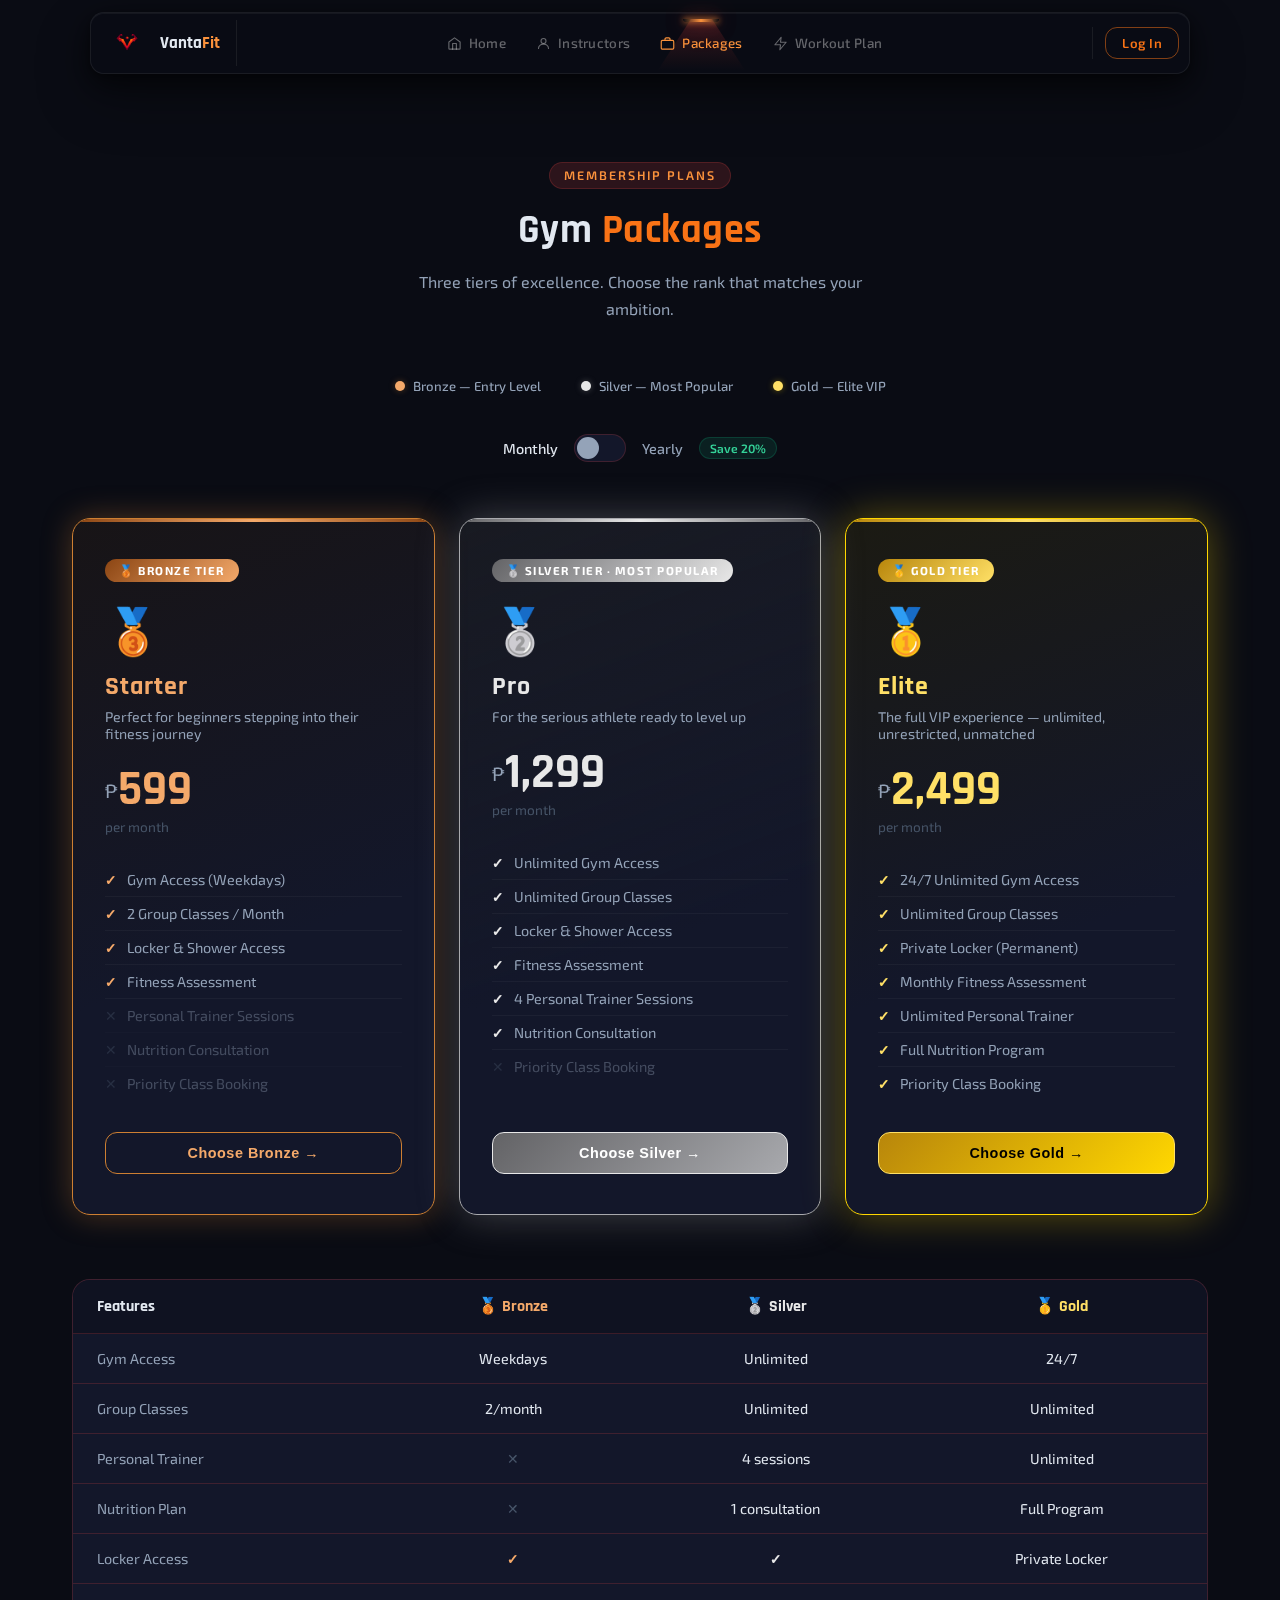
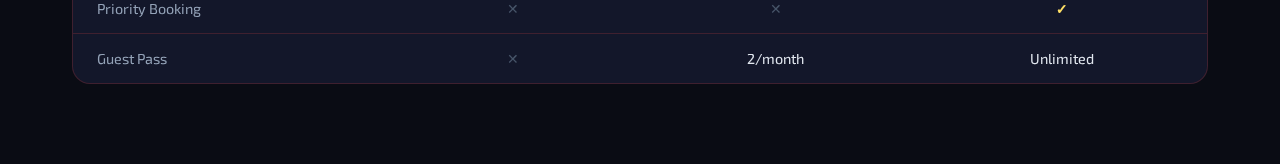
<file: pages/packages.html>
<!DOCTYPE html>
<html lang="en">
<head>
  <meta charset="UTF-8"/>
  <meta name="viewport" content="width=device-width, initial-scale=1.0"/>
  <title>Packages — VantaFit</title>
  <link rel="stylesheet" href="../css/style.css"/>
  <style>
    :root {
      --bronze-light:#f4a96a;--bronze-mid:#cd7f32;--bronze-dark:#8b4513;
      --bronze-glow:rgba(205,127,50,0.35);--bronze-dim:rgba(205,127,50,0.10);
      --silver-light:#e8e8e8;--silver-mid:#a8a9ad;--silver-dark:#636366;
      --silver-glow:rgba(168,169,173,0.35);--silver-dim:rgba(168,169,173,0.10);
      --gold-light:#ffe066;--gold-mid:#ffd700;--gold-dark:#b8860b;
      --gold-glow:rgba(255,215,0,0.35);--gold-dim:rgba(255,215,0,0.10);
    }
    .billing-toggle{display:flex;align-items:center;justify-content:center;gap:1rem;margin-bottom:3.5rem;}
    .toggle-label{color:var(--text-secondary);font-size:0.9rem;font-weight:500;transition:var(--transition);}
    .toggle-label.active{color:var(--text-primary);}
    .toggle-switch{width:52px;height:28px;background:var(--bg-card);border:1.5px solid var(--border);border-radius:14px;cursor:pointer;position:relative;transition:var(--transition);}
    .toggle-switch.yearly{background:var(--blue-dim);border-color:var(--border-hover);}
    .toggle-knob{width:22px;height:22px;background:var(--text-secondary);border-radius:50%;position:absolute;top:2px;left:2px;transition:var(--transition);}
    .toggle-switch.yearly .toggle-knob{transform:translateX(24px);background:var(--blue-light);box-shadow:var(--shadow-blue);}
    .save-badge{background:rgba(16,185,129,0.12);color:#34d399;border:1px solid rgba(16,185,129,0.2);padding:3px 10px;border-radius:12px;font-size:0.75rem;font-weight:600;}
    .packages-grid{display:grid;grid-template-columns:repeat(3,1fr);gap:1.5rem;align-items:stretch;}
    @media(max-width:900px){.packages-grid{grid-template-columns:1fr;max-width:420px;margin:0 auto;}}
    .package-card{padding:2.5rem 2rem;position:relative;overflow:hidden;display:flex;flex-direction:column;border-radius:var(--radius-lg);background:var(--bg-card);border:1px solid var(--border);transition:transform 0.3s ease,box-shadow 0.3s ease;}
    .package-card:hover{transform:translateY(-6px);}
    .package-card.bronze{border-color:var(--bronze-mid);box-shadow:0 0 30px var(--bronze-glow);background:linear-gradient(160deg,rgba(205,127,50,0.07) 0%,var(--bg-card) 60%);}
    .package-card.bronze:hover{box-shadow:0 0 50px var(--bronze-glow);}
    .package-card.bronze .tier-bar{background:linear-gradient(90deg,var(--bronze-dark),var(--bronze-light),var(--bronze-dark));}
    .package-card.bronze .pkg-name{color:var(--bronze-light);}
    .package-card.bronze .price-amount{color:var(--bronze-light);}
    .package-card.bronze .check{color:var(--bronze-light);}
    .package-card.bronze .tier-badge{background:linear-gradient(135deg,var(--bronze-dark),var(--bronze-light));}
    .package-card.bronze .btn-tier{border-color:var(--bronze-mid);color:var(--bronze-light);}
    .package-card.bronze .btn-tier:hover{background:var(--bronze-dim);box-shadow:0 0 16px var(--bronze-glow);}
    .package-card.silver{border-color:var(--silver-mid);box-shadow:0 0 40px var(--silver-glow);background:linear-gradient(160deg,rgba(168,169,173,0.09) 0%,var(--bg-card) 60%);transform:scale(1.03);}
    .package-card.silver:hover{transform:scale(1.03) translateY(-6px);box-shadow:0 0 60px var(--silver-glow);}
    .package-card.silver .tier-bar{background:linear-gradient(90deg,var(--silver-dark),var(--silver-light),var(--silver-dark));}
    .package-card.silver .pkg-name{color:var(--silver-light);}
    .package-card.silver .price-amount{color:var(--silver-light);}
    .package-card.silver .check{color:var(--silver-light);}
    .package-card.silver .tier-badge{background:linear-gradient(135deg,var(--silver-dark),var(--silver-light));}
    .package-card.silver .btn-tier{background:linear-gradient(135deg,var(--silver-dark),var(--silver-mid));border-color:var(--silver-light);color:#fff;}
    .package-card.silver .btn-tier:hover{box-shadow:0 0 20px var(--silver-glow);opacity:0.9;}
    .package-card.gold{border-color:var(--gold-mid);box-shadow:0 0 40px var(--gold-glow);background:linear-gradient(160deg,rgba(255,215,0,0.07) 0%,var(--bg-card) 60%);}
    .package-card.gold:hover{box-shadow:0 0 60px var(--gold-glow);}
    .package-card.gold .tier-bar{background:linear-gradient(90deg,var(--gold-dark),var(--gold-light),var(--gold-dark));}
    .package-card.gold .pkg-name{color:var(--gold-light);}
    .package-card.gold .price-amount{color:var(--gold-light);}
    .package-card.gold .check{color:var(--gold-light);}
    .package-card.gold .tier-badge{background:linear-gradient(135deg,var(--gold-dark),var(--gold-light));}
    .package-card.gold .btn-tier{background:linear-gradient(135deg,var(--gold-dark),var(--gold-mid));border-color:var(--gold-light);color:#000;font-weight:700;}
    .package-card.gold .btn-tier:hover{box-shadow:0 0 24px var(--gold-glow);opacity:0.9;}
    .tier-bar{position:absolute;top:0;left:0;right:0;height:3px;border-radius:var(--radius-lg) var(--radius-lg) 0 0;}
    .tier-badge{display:inline-flex;align-items:center;gap:6px;padding:4px 14px;border-radius:20px;font-size:0.72rem;font-weight:700;text-transform:uppercase;letter-spacing:1.5px;color:#fff;margin-bottom:1.2rem;width:fit-content;}
    .medal{font-size:2.8rem;margin-bottom:0.8rem;display:block;transition:transform 0.3s ease;}
    .package-card:hover .medal{transform:scale(1.15) rotate(-5deg);}
    .pkg-name{font-size:1.6rem;margin-bottom:0.3rem;font-family:'Rajdhani',sans-serif;letter-spacing:1px;}
    .pkg-tagline{color:var(--text-secondary);font-size:0.88rem;margin-bottom:1.5rem;}
    .pkg-price{margin-bottom:1.75rem;}
    .price-amount{font-family:'Rajdhani',sans-serif;font-size:3rem;font-weight:700;line-height:1;transition:opacity 0.2s;}
    .price-currency{font-size:1.2rem;vertical-align:super;color:var(--text-secondary);}
    .price-period{color:var(--text-muted);font-size:0.85rem;margin-top:4px;}
    .pkg-features{list-style:none;margin-bottom:2rem;flex:1;padding:0;}
    .pkg-features li{display:flex;align-items:center;gap:10px;padding:8px 0;border-bottom:1px solid rgba(255,255,255,0.04);color:var(--text-secondary);font-size:0.9rem;}
    .pkg-features li:last-child{border-bottom:none;}
    .check{font-weight:700;}.cross{color:var(--text-muted);}
    .pkg-features li.disabled{opacity:0.38;}
    .btn-tier{display:flex;align-items:center;justify-content:center;padding:12px 20px;border-radius:var(--radius);border:1.5px solid;font-size:0.9rem;font-weight:600;cursor:pointer;text-decoration:none;transition:all 0.25s ease;letter-spacing:0.5px;background:transparent;}
    .compare-table{background:var(--bg-card);border:1px solid var(--border);border-radius:var(--radius-lg);overflow:hidden;margin-top:4rem;}
    .compare-table table{width:100%;border-collapse:collapse;}
    .compare-table th,.compare-table td{padding:1rem 1.5rem;text-align:center;border-bottom:1px solid var(--border);font-size:0.9rem;}
    .compare-table th{font-family:'Rajdhani',sans-serif;font-size:1rem;font-weight:700;background:var(--bg-secondary);}
    .compare-table th.bronze-col{color:var(--bronze-light);}
    .compare-table th.silver-col{color:var(--silver-light);}
    .compare-table th.gold-col{color:var(--gold-light);}
    .compare-table td:first-child{text-align:left;color:var(--text-secondary);}
    .compare-table tr:last-child td{border-bottom:none;}
    .compare-table tr:hover td{background:rgba(255,255,255,0.02);}
    .bronze-tick{color:var(--bronze-light);font-weight:700;}
    .silver-tick{color:var(--silver-light);font-weight:700;}
    .gold-tick{color:var(--gold-light);font-weight:700;}
    .tier-legend{display:flex;justify-content:center;gap:2.5rem;margin-bottom:2.5rem;flex-wrap:wrap;}
    .legend-item{display:flex;align-items:center;gap:8px;font-size:0.82rem;color:var(--text-secondary);font-weight:500;}
    .legend-dot{width:10px;height:10px;border-radius:50%;}
    .legend-dot.bronze{background:var(--bronze-light);box-shadow:0 0 6px var(--bronze-glow);}
    .legend-dot.silver{background:var(--silver-light);box-shadow:0 0 6px var(--silver-glow);}
    .legend-dot.gold{background:var(--gold-light);box-shadow:0 0 6px var(--gold-glow);}

    /* ===== PAYMENT POPUP ===== */
    .popup-overlay{position:fixed;inset:0;background:rgba(0,0,0,0.75);backdrop-filter:blur(6px);z-index:2000;display:none;align-items:center;justify-content:center;padding:1rem;}
    .popup-overlay.open{display:flex;}
    .popup-box{background:var(--bg-card);border:1px solid var(--border);border-radius:var(--radius-lg);width:100%;max-width:560px;max-height:90vh;overflow-y:auto;position:relative;animation:popIn 0.3s cubic-bezier(0.34,1.4,0.64,1);}
    @keyframes popIn{from{opacity:0;transform:scale(0.92) translateY(20px);}to{opacity:1;transform:scale(1) translateY(0);}}
    .popup-header{padding:1.5rem 1.5rem 0;display:flex;align-items:flex-start;justify-content:space-between;gap:1rem;margin-bottom:1.25rem;}
    .popup-close{width:32px;height:32px;border-radius:8px;border:1px solid var(--border);background:var(--bg-secondary);color:var(--text-secondary);cursor:pointer;display:flex;align-items:center;justify-content:center;font-size:1rem;transition:var(--transition);flex-shrink:0;}
    .popup-close:hover{border-color:var(--border-hover);color:var(--text-primary);background:var(--bg-card-hover);}
    .popup-body{padding:0 1.5rem 1.5rem;}
    .plan-summary-bar{background:var(--bg-secondary);border:1px solid var(--border);border-radius:var(--radius);padding:1rem 1.25rem;display:flex;align-items:center;justify-content:space-between;margin-bottom:1.5rem;flex-wrap:wrap;gap:0.75rem;}
    .plan-sum-left{display:flex;align-items:center;gap:10px;}
    .plan-sum-icon{font-size:1.6rem;}
    .plan-sum-name{font-family:'Rajdhani',sans-serif;font-size:1.1rem;font-weight:700;color:var(--text-primary);}
    .plan-sum-period{font-size:0.78rem;color:var(--text-muted);}
    .plan-sum-price{font-family:'Rajdhani',sans-serif;font-size:1.6rem;font-weight:700;color:var(--blue-light);}
    .method-tabs{display:grid;grid-template-columns:repeat(3,1fr);gap:0.75rem;margin-bottom:1.25rem;}
    .method-tab{padding:10px 8px;border-radius:var(--radius);border:1.5px solid var(--border);background:var(--bg-secondary);cursor:pointer;text-align:center;transition:var(--transition);display:flex;flex-direction:column;align-items:center;gap:5px;}
    .method-tab:hover{border-color:var(--border-hover);background:var(--blue-dim);}
    .method-tab.active{border-color:var(--blue-accent);background:var(--blue-dim);box-shadow:var(--shadow-blue);}
    .method-label{font-size:0.75rem;color:var(--text-secondary);font-weight:500;}
    .phone-input-wrap{display:flex;gap:0;}
    .phone-prefix{padding:12px 14px;background:var(--bg-secondary);border:1.5px solid var(--border);border-right:none;border-radius:var(--radius) 0 0 var(--radius);color:var(--text-secondary);font-size:0.95rem;font-weight:600;white-space:nowrap;display:flex;align-items:center;}
    .phone-prefix+.form-control{border-radius:0 var(--radius) var(--radius) 0;}
    .order-mini{background:var(--bg-secondary);border:1px solid var(--border);border-radius:var(--radius);padding:1rem;margin-bottom:1.25rem;}
    .order-mini-row{display:flex;justify-content:space-between;font-size:0.85rem;color:var(--text-secondary);padding:4px 0;}
    .order-mini-total{display:flex;justify-content:space-between;font-size:1rem;font-weight:700;color:var(--text-primary);padding-top:8px;margin-top:6px;border-top:1px solid var(--border);}
    .order-mini-total span:last-child{color:var(--blue-light);font-family:'Rajdhani',sans-serif;font-size:1.2rem;}
    .divider{height:1px;background:var(--border);margin:1.5rem 0;}

    /* ===== CONFIRMATION DIALOG ===== */
    .confirm-overlay{position:fixed;inset:0;background:rgba(0,0,0,0.8);backdrop-filter:blur(8px);z-index:3000;display:none;align-items:center;justify-content:center;padding:1rem;}
    .confirm-overlay.open{display:flex;}
    .confirm-box{background:var(--bg-card);border:1px solid var(--border);border-radius:var(--radius-lg);padding:2.5rem 2rem;max-width:380px;width:100%;text-align:center;animation:popIn 0.35s cubic-bezier(0.34,1.4,0.64,1);}
    .confirm-icon{font-size:3.5rem;margin-bottom:1rem;}
    .confirm-title{font-family:'Rajdhani',sans-serif;font-size:1.6rem;font-weight:700;margin-bottom:0.5rem;color:var(--text-primary);}
    .confirm-text{color:var(--text-secondary);font-size:0.9rem;line-height:1.7;margin-bottom:1.75rem;}
  </style>
</head>
<body>
  <nav class="navbar">
    <div class="floating-nav">
      <a href="../index.html" class="navbar-brand">
        <img src="../Images/RedGym.png" alt="VantaFit Logo" style="height:36px;">
        <span style="font-family:Rajdhani,sans-serif;font-weight:700;font-size:1.05rem;margin-left:6px;">Vanta<span style="color:var(--blue-glow)">Fit</span></span>
      </a>
      <ul class="navbar-nav">
        <li><a href="../index.html" class="nav-link"><svg viewBox="0 0 24 24"><path d="M3 9.5L12 3l9 6.5V20a1 1 0 01-1 1H4a1 1 0 01-1-1V9.5z"/><path d="M9 21V12h6v9"/></svg>Home</a></li>
        <li><a href="instructors.html" class="nav-link"><svg viewBox="0 0 24 24"><circle cx="12" cy="8" r="4"/><path d="M4 20c0-4 3.6-7 8-7s8 3 8 7"/></svg>Instructors</a></li>
        <li><a href="packages.html" class="nav-link active"><span class="cone"></span><svg viewBox="0 0 24 24"><rect x="2" y="7" width="20" height="14" rx="2"/><path d="M16 7V5a2 2 0 00-2-2h-4a2 2 0 00-2 2v2"/></svg>Packages</a></li>
        <li><a href="workout-plan.html" class="nav-link"><svg viewBox="0 0 24 24"><path d="M13 2L3 14h9l-1 8 10-12h-9l1-8z"/></svg>Workout Plan</a></li>
      </ul>
      <div class="nav-right">
        <a href="login.html" class="btn btn-outline" style="padding:7px 16px;font-size:0.82rem;">Log In</a>
      </div>
    </div>
  </nav>

  <!-- Mobile Top Header -->
  <header class="mobile-header">
    <a href="../index.html" class="mobile-header-brand">
      <img src="../Images/RedGym.png" alt="VantaFit Logo" style="height:30px;width:auto;">
      <span>Vanta<em>Fit</em></span>
    </a>
    <a href="login.html" class="mobile-header-login">Log In</a>
  </header>

  <div class="page-wrapper">
    <section class="section">
      <div class="section-header">
        <div class="section-tag">Membership Plans</div>
        <h2 class="section-title">Gym <span>Packages</span></h2>
        <p class="section-subtitle">Three tiers of excellence. Choose the rank that matches your ambition.</p>
      </div>
      <div class="tier-legend">
        <div class="legend-item"><div class="legend-dot bronze"></div> Bronze — Entry Level</div>
        <div class="legend-item"><div class="legend-dot silver"></div> Silver — Most Popular</div>
        <div class="legend-item"><div class="legend-dot gold"></div> Gold — Elite VIP</div>
      </div>
      <div class="billing-toggle">
        <span class="toggle-label active" id="monthlyLabel">Monthly</span>
        <div class="toggle-switch" id="billingToggle" onclick="toggleBilling()"><div class="toggle-knob"></div></div>
        <span class="toggle-label" id="yearlyLabel">Yearly</span>
        <span class="save-badge">Save 20%</span>
      </div>
      <div class="packages-grid">
        <div class="card package-card bronze">
          <div class="tier-bar"></div>
          <div class="tier-badge">🥉 Bronze Tier</div>
          <span class="medal">🥉</span>
          <h3 class="pkg-name">Starter</h3>
          <p class="pkg-tagline">Perfect for beginners stepping into their fitness journey</p>
          <div class="pkg-price">
            <div><span class="price-currency">₱</span><span class="price-amount" data-monthly="599" data-yearly="479">599</span></div>
            <div class="price-period" id="period-bronze">per month</div>
          </div>
          <ul class="pkg-features">
            <li><span class="check">✓</span> Gym Access (Weekdays)</li>
            <li><span class="check">✓</span> 2 Group Classes / Month</li>
            <li><span class="check">✓</span> Locker & Shower Access</li>
            <li><span class="check">✓</span> Fitness Assessment</li>
            <li class="disabled"><span class="cross">✕</span> Personal Trainer Sessions</li>
            <li class="disabled"><span class="cross">✕</span> Nutrition Consultation</li>
            <li class="disabled"><span class="cross">✕</span> Priority Class Booking</li>
          </ul>
          <button class="btn-tier" onclick="openPayment('starter','🥉','Bronze Starter',599,479)">Choose Bronze →</button>
        </div>
        <div class="card package-card silver">
          <div class="tier-bar"></div>
          <div class="tier-badge">🥈 Silver Tier · Most Popular</div>
          <span class="medal">🥈</span>
          <h3 class="pkg-name">Pro</h3>
          <p class="pkg-tagline">For the serious athlete ready to level up</p>
          <div class="pkg-price">
            <div><span class="price-currency">₱</span><span class="price-amount" data-monthly="1299" data-yearly="1039">1,299</span></div>
            <div class="price-period" id="period-silver">per month</div>
          </div>
          <ul class="pkg-features">
            <li><span class="check">✓</span> Unlimited Gym Access</li>
            <li><span class="check">✓</span> Unlimited Group Classes</li>
            <li><span class="check">✓</span> Locker & Shower Access</li>
            <li><span class="check">✓</span> Fitness Assessment</li>
            <li><span class="check">✓</span> 4 Personal Trainer Sessions</li>
            <li><span class="check">✓</span> Nutrition Consultation</li>
            <li class="disabled"><span class="cross">✕</span> Priority Class Booking</li>
          </ul>
          <button class="btn-tier" onclick="openPayment('pro','🥈','Silver Pro',1299,1039)">Choose Silver →</button>
        </div>
        <div class="card package-card gold">
          <div class="tier-bar"></div>
          <div class="tier-badge">🥇 Gold Tier</div>
          <span class="medal">🥇</span>
          <h3 class="pkg-name">Elite</h3>
          <p class="pkg-tagline">The full VIP experience — unlimited, unrestricted, unmatched</p>
          <div class="pkg-price">
            <div><span class="price-currency">₱</span><span class="price-amount" data-monthly="2499" data-yearly="1999">2,499</span></div>
            <div class="price-period" id="period-gold">per month</div>
          </div>
          <ul class="pkg-features">
            <li><span class="check">✓</span> 24/7 Unlimited Gym Access</li>
            <li><span class="check">✓</span> Unlimited Group Classes</li>
            <li><span class="check">✓</span> Private Locker (Permanent)</li>
            <li><span class="check">✓</span> Monthly Fitness Assessment</li>
            <li><span class="check">✓</span> Unlimited Personal Trainer</li>
            <li><span class="check">✓</span> Full Nutrition Program</li>
            <li><span class="check">✓</span> Priority Class Booking</li>
          </ul>
          <button class="btn-tier" onclick="openPayment('elite','🥇','Gold Elite',2499,1999)">Choose Gold →</button>
        </div>
      </div>
      <div class="compare-table">
        <table>
          <thead>
            <tr>
              <th style="text-align:left;">Features</th>
              <th class="bronze-col">🥉 Bronze</th>
              <th class="silver-col">🥈 Silver</th>
              <th class="gold-col">🥇 Gold</th>
            </tr>
          </thead>
          <tbody>
            <tr><td>Gym Access</td><td>Weekdays</td><td>Unlimited</td><td>24/7</td></tr>
            <tr><td>Group Classes</td><td>2/month</td><td>Unlimited</td><td>Unlimited</td></tr>
            <tr><td>Personal Trainer</td><td><span class="cross">✕</span></td><td>4 sessions</td><td>Unlimited</td></tr>
            <tr><td>Nutrition Plan</td><td><span class="cross">✕</span></td><td>1 consultation</td><td>Full Program</td></tr>
            <tr><td>Locker Access</td><td><span class="bronze-tick">✓</span></td><td><span class="silver-tick">✓</span></td><td>Private Locker</td></tr>
            <tr><td>Priority Booking</td><td><span class="cross">✕</span></td><td><span class="cross">✕</span></td><td><span class="gold-tick">✓</span></td></tr>
            <tr><td>Guest Pass</td><td><span class="cross">✕</span></td><td>2/month</td><td>Unlimited</td></tr>
          </tbody>
        </table>
      </div>
    </section>
  </div>

  <!-- ===== PAYMENT POPUP ===== -->
  <div class="popup-overlay" id="paymentOverlay" onclick="closeIfOutside(event)">
    <div class="popup-box" id="paymentBox">
      <div class="popup-header">
        <div>
          <div class="section-tag" style="margin-bottom:0.4rem;">Secure Checkout</div>
          <h3 style="font-size:1.3rem;margin:0;">Complete Your <span style="color:var(--blue-light)">Payment</span></h3>
        </div>
        <button class="popup-close" onclick="closePayment()">✕</button>
      </div>
      <div class="popup-body">
        <!-- Plan summary -->
        <div class="plan-summary-bar">
          <div class="plan-sum-left">
            <div class="plan-sum-icon" id="popPlanIcon">⚡</div>
            <div>
              <div class="plan-sum-name" id="popPlanName">Silver Pro</div>
              <div class="plan-sum-period" id="popPlanPeriod">Monthly billing</div>
            </div>
          </div>
          <div class="plan-sum-price">₱<span id="popPlanPrice">1,299</span></div>
        </div>

        <!-- Billing info -->
        <h4 style="font-size:0.95rem;margin-bottom:1rem;color:var(--text-secondary);text-transform:uppercase;letter-spacing:1px;font-size:0.78rem;">① Billing Information</h4>
        <div style="display:grid;grid-template-columns:1fr 1fr;gap:0.75rem;">
          <div class="form-group"><label class="form-label">First Name</label><input type="text" class="form-control" id="payFirst" placeholder="Juan" required/></div>
          <div class="form-group"><label class="form-label">Last Name</label><input type="text" class="form-control" id="payLast" placeholder="Dela Cruz" required/></div>
        </div>
        <div class="form-group"><label class="form-label">Email</label><input type="email" class="form-control" id="payEmail" placeholder="you@example.com" required/></div>
        <div class="form-group">
          <label class="form-label">Phone Number</label>
          <div class="phone-input-wrap">
            <div class="phone-prefix">+63</div>
            <input type="tel" class="form-control" id="payPhone" placeholder="9XX XXX XXXX" maxlength="10" oninput="this.value=this.value.replace(/\D/g,'').substring(0,10)" required/>
          </div>
        </div>

        <div class="divider"></div>

        <!-- Payment Method -->
        <h4 style="font-size:0.78rem;margin-bottom:0.75rem;color:var(--text-secondary);text-transform:uppercase;letter-spacing:1px;">② Payment Method</h4>
        <div class="method-tabs" style="grid-template-columns:repeat(2,1fr);">
          <div class="method-tab active" onclick="selectMethod(this,'gcash')">
            <img src="../Images/Gcash.png" style="height:28px;object-fit:contain;">
            <div class="method-label">GCash</div>
          </div>
          <div class="method-tab" onclick="selectMethod(this,'maya')">
            <img src="../Images/Maya.png" style="height:28px;object-fit:contain;">
            <div class="method-label">Maya</div>
          </div>
        </div>

        <div class="divider"></div>

        <!-- Order mini summary -->
        <div class="order-mini">
          <div class="order-mini-row"><span>Plan Price</span><span>₱<span id="miniPrice">1,299</span></span></div>
          <div class="order-mini-row"><span>VAT (12%)</span><span>₱<span id="miniVat">155.88</span></span></div>
          <div class="order-mini-row" id="discountRow" style="display:none;color:#34d399;"><span>Yearly Discount (20%)</span><span>—₱<span id="miniDiscount">0</span></span></div>
          <div class="order-mini-total"><span>Total Due</span><span>₱<span id="miniTotal">1,454.88</span></span></div>
        </div>

        <button class="btn btn-primary" style="width:100%;justify-content:center;font-size:1rem;padding:14px;" onclick="handlePayment()">🔒 Pay Now</button>
        <p style="text-align:center;color:var(--text-muted);font-size:0.75rem;margin-top:0.75rem;">🔒 SSL Secure · ✓ PCI Compliant · Cancel anytime</p>
      </div>
    </div>
  </div>

  <!-- Mobile Bottom Navigation -->
  <nav class="mobile-bottom-nav">
    <a href="../index.html" class="mob-nav-item">
      <svg viewBox="0 0 24 24"><path d="M3 9.5L12 3l9 6.5V20a1 1 0 01-1 1H4a1 1 0 01-1-1V9.5z"/><path d="M9 21V12h6v9"/></svg>
      <span>Home</span>
    </a>
    <a href="instructors.html" class="mob-nav-item">
      <svg viewBox="0 0 24 24"><circle cx="12" cy="8" r="4"/><path d="M4 20c0-4 3.6-7 8-7s8 3 8 7"/></svg>
      <span>Coaches</span>
    </a>
    <a href="packages.html" class="mob-nav-item active">
      <svg viewBox="0 0 24 24"><rect x="2" y="7" width="20" height="14" rx="2"/><path d="M16 7V5a2 2 0 00-2-2h-4a2 2 0 00-2 2v2"/></svg>
      <span>Packages</span>
    </a>
    <a href="workout-plan.html" class="mob-nav-item">
      <svg viewBox="0 0 24 24"><path d="M13 2L3 14h9l-1 8 10-12h-9l1-8z"/></svg>
      <span>Workouts</span>
    </a>
  </nav>

  <!-- ===== SUCCESS CONFIRMATION ===== -->
  <div class="confirm-overlay" id="confirmOverlay">
    <div class="confirm-box">
      <div class="confirm-icon">🎉</div>
      <div class="confirm-title">Payment Successful!</div>
      <div class="confirm-text">Welcome to VantaFit! Your membership is now active. Check your email for your receipt and getting-started guide.</div>
      <button class="btn btn-primary" style="width:100%;justify-content:center;" onclick="window.location.href='../index.html'">Go to Home →</button>
    </div>
  </div>

  <script src="../js/main.js"></script>
  <script>
    let isYearly = false;
    let currentPlan = { monthly: 0, yearly: 0 };

    function toggleBilling() {
      isYearly = !isYearly;
      document.getElementById('billingToggle').classList.toggle('yearly', isYearly);
      document.getElementById('monthlyLabel').classList.toggle('active', !isYearly);
      document.getElementById('yearlyLabel').classList.toggle('active', isYearly);
      document.querySelectorAll('.price-amount').forEach(el => {
        const val = isYearly ? el.dataset.yearly : el.dataset.monthly;
        el.style.opacity = '0';
        setTimeout(() => { el.textContent = parseInt(val).toLocaleString(); el.style.opacity = '1'; }, 200);
      });
      ['bronze','silver','gold'].forEach(t => {
        const p = document.getElementById('period-'+t);
        if(p) p.textContent = isYearly ? 'per month (billed yearly)' : 'per month';
      });
    }

    function openPayment(key, icon, name, monthly, yearly) {
      const price = isYearly ? yearly : monthly;
      currentPlan = { monthly, yearly, price, name, icon };
      document.getElementById('popPlanIcon').textContent = icon;
      document.getElementById('popPlanName').textContent = name;
      document.getElementById('popPlanPeriod').textContent = isYearly ? 'Yearly billing (20% off)' : 'Monthly billing';
      document.getElementById('popPlanPrice').textContent = price.toLocaleString();
      updateMini(price);
      document.getElementById('paymentOverlay').classList.add('open');
      document.body.style.overflow = 'hidden';
    }

    function updateMini(price) {
      const vat = price * 0.12;
      const total = price + vat;
      document.getElementById('miniPrice').textContent = price.toLocaleString();
      document.getElementById('miniVat').textContent = vat.toFixed(2);
      document.getElementById('miniTotal').textContent = total.toFixed(2);
      const discRow = document.getElementById('discountRow');
      if (isYearly) {
        const saving = currentPlan.monthly - currentPlan.yearly;
        document.getElementById('miniDiscount').textContent = saving.toLocaleString();
        discRow.style.display = 'flex';
      } else {
        discRow.style.display = 'none';
      }
    }

    function closePayment() {
      document.getElementById('paymentOverlay').classList.remove('open');
      document.body.style.overflow = '';
    }

    function closeIfOutside(e) {
      if (e.target === document.getElementById('paymentOverlay')) closePayment();
    }

    function selectMethod(el, method) {
      document.querySelectorAll('.method-tab').forEach(t => t.classList.remove('active'));
      el.classList.add('active');
    }

    function fmtCard(inp) {
      let v = inp.value.replace(/\D/g,'').substring(0,16);
      inp.value = v.replace(/(.{4})/g,'$1 ').trim();
    }
    function fmtExp(inp) {
      let v = inp.value.replace(/\D/g,'').substring(0,4);
      if(v.length>=3) v = v.substring(0,2)+'/'+v.substring(2);
      inp.value = v;
    }

    function handlePayment() {
      const first = document.getElementById('payFirst').value.trim();
      const last  = document.getElementById('payLast').value.trim();
      const email = document.getElementById('payEmail').value.trim();
      const phone = document.getElementById('payPhone').value.trim();
      if (!first||!last||!email||!phone) { alert('Please fill in all billing information fields.'); return; }
      if (phone.length !== 10) { alert('Phone number must be exactly 10 digits after +63.'); return; }
      
      closePayment();
      document.getElementById('confirmOverlay').classList.add('open');
    }
  </script>
</body>
</html>
</file>
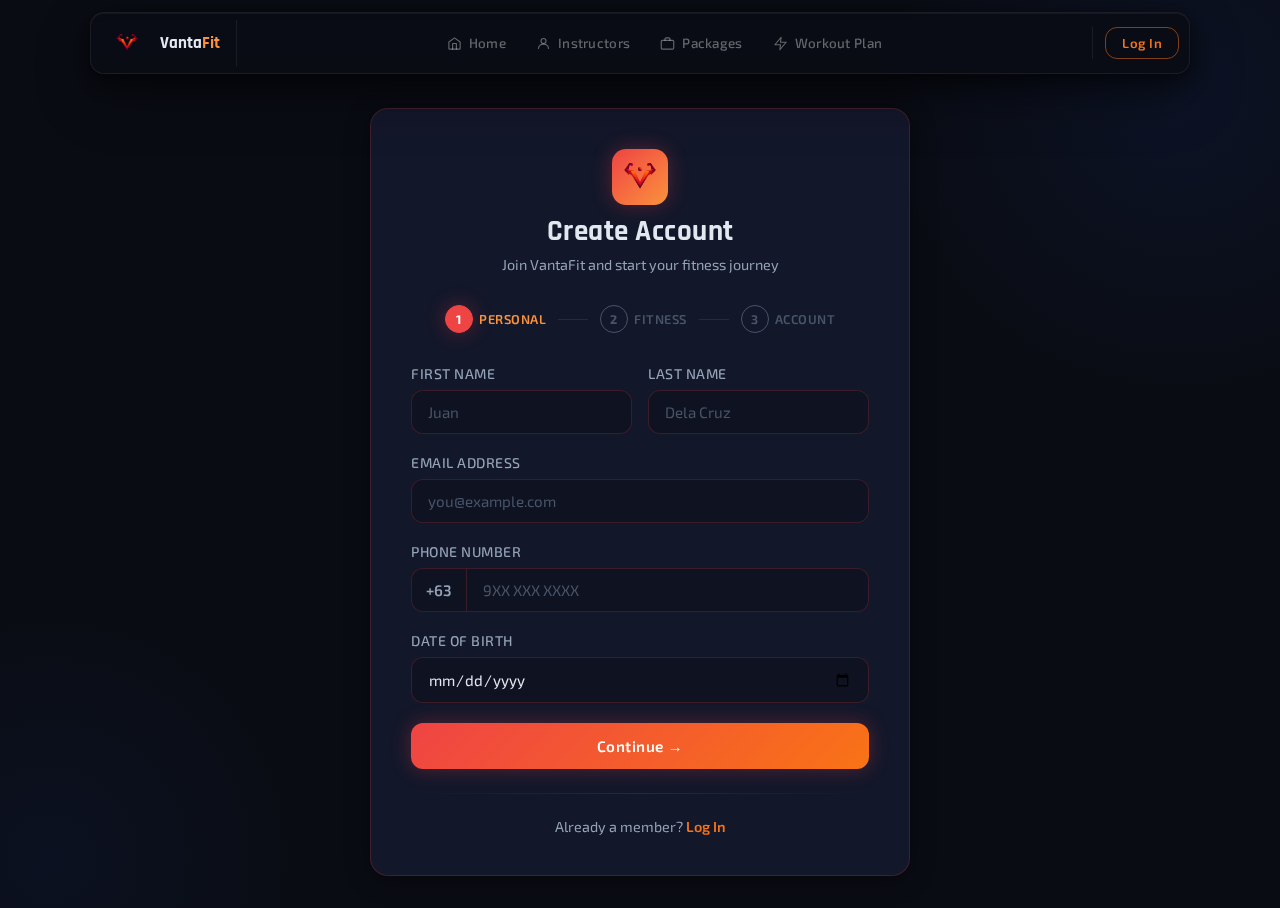
<file: pages/register.html>
<!DOCTYPE html>
<html lang="en">
<head>
  <meta charset="UTF-8"/>
  <meta name="viewport" content="width=device-width, initial-scale=1.0"/>
  <title>Register — VantaFit</title>
  <link rel="stylesheet" href="../css/style.css"/>
  <style>
    .step-indicator{display:flex;justify-content:center;gap:0.75rem;margin-bottom:2rem;align-items:center;}
    .step{display:flex;align-items:center;gap:6px;font-size:0.8rem;font-weight:600;color:var(--text-muted);text-transform:uppercase;letter-spacing:0.5px;}
    .step.active{color:var(--blue-glow);}
    .step.done{color:var(--text-secondary);}
    .step-num{width:28px;height:28px;border-radius:50%;display:flex;align-items:center;justify-content:center;font-size:0.78rem;font-weight:700;border:1.5px solid var(--text-muted);transition:var(--transition);}
    .step.active .step-num{background:var(--blue-accent);border-color:var(--blue-accent);color:#fff;box-shadow:var(--shadow-blue);}
    .step.done .step-num{background:var(--blue-dim);border-color:var(--border-hover);color:var(--blue-glow);}
    .step-divider{flex:1;max-width:30px;height:1px;background:var(--border);}
    .password-strength{margin-top:6px;height:4px;background:var(--bg-secondary);border-radius:2px;overflow:hidden;}
    .strength-bar{height:100%;border-radius:2px;width:0%;transition:var(--transition);}
    .strength-label{font-size:0.75rem;margin-top:4px;color:var(--text-muted);}
    .reg-card{max-width:540px;}
    .phone-input-wrap{display:flex;gap:0;}
    .phone-prefix{padding:12px 14px;background:var(--bg-secondary);border:1.5px solid var(--border);border-right:none;border-radius:var(--radius) 0 0 var(--radius);color:var(--text-secondary);font-size:0.95rem;font-weight:600;white-space:nowrap;display:flex;align-items:center;}
    .phone-prefix+.form-control{border-radius:0 var(--radius) var(--radius) 0;}
    .confirm-overlay{position:fixed;inset:0;background:rgba(0,0,0,0.8);backdrop-filter:blur(8px);z-index:3000;display:none;align-items:center;justify-content:center;padding:1rem;}
    .confirm-overlay.open{display:flex;}
    .confirm-box{background:var(--bg-card);border:1px solid var(--border);border-radius:var(--radius-lg);padding:2.5rem 2rem;max-width:360px;width:100%;text-align:center;animation:popIn 0.35s cubic-bezier(0.34,1.4,0.64,1);}
    @keyframes popIn{from{opacity:0;transform:scale(0.92) translateY(20px);}to{opacity:1;transform:scale(1) translateY(0);}}
    .confirm-icon{font-size:3.5rem;margin-bottom:1rem;}
    .confirm-title{font-family:'Rajdhani',sans-serif;font-size:1.6rem;font-weight:700;margin-bottom:0.5rem;}
    .confirm-text{color:var(--text-secondary);font-size:0.9rem;line-height:1.7;margin-bottom:1.75rem;}
    select.form-control { appearance:none; background-image:url("data:image/svg+xml,%3Csvg xmlns='http://www.w3.org/2000/svg' width='12' height='8' viewBox='0 0 12 8'%3E%3Cpath d='M1 1l5 5 5-5' stroke='%2360a5fa' stroke-width='1.5' fill='none' stroke-linecap='round'/%3E%3C/svg%3E"); background-repeat:no-repeat; background-position:right 14px center; padding-right:36px; }
  </style>
</head>
<body>
  <nav class="navbar">
    <div class="floating-nav">
      <a href="../index.html" class="navbar-brand">
        <img src="../Images/RedGym.png" alt="VantaFit Logo" style="height:36px;">
        <span style="font-family:Rajdhani,sans-serif;font-weight:700;font-size:1.05rem;margin-left:6px;">Vanta<span style="color:var(--blue-glow)">Fit</span></span>
      </a>
      <ul class="navbar-nav">
        <li><a href="../index.html" class="nav-link"><svg viewBox="0 0 24 24"><path d="M3 9.5L12 3l9 6.5V20a1 1 0 01-1 1H4a1 1 0 01-1-1V9.5z"/><path d="M9 21V12h6v9"/></svg>Home</a></li>
        <li><a href="instructors.html" class="nav-link"><svg viewBox="0 0 24 24"><circle cx="12" cy="8" r="4"/><path d="M4 20c0-4 3.6-7 8-7s8 3 8 7"/></svg>Instructors</a></li>
        <li><a href="packages.html" class="nav-link"><svg viewBox="0 0 24 24"><rect x="2" y="7" width="20" height="14" rx="2"/><path d="M16 7V5a2 2 0 00-2-2h-4a2 2 0 00-2 2v2"/></svg>Packages</a></li>
        <li><a href="workout-plan.html" class="nav-link"><svg viewBox="0 0 24 24"><path d="M13 2L3 14h9l-1 8 10-12h-9l1-8z"/></svg>Workout Plan</a></li>
      </ul>
      <div class="nav-right">
        <a href="login.html" class="btn btn-outline" style="padding:7px 16px;font-size:0.82rem;">Log In</a>
      </div>
    </div>
  </nav>
  <header class="mobile-header">
    <a href="../index.html" class="mobile-header-brand">
      <img src="../Images/RedGym.png" alt="VantaFit Logo" style="height:30px;width:auto;">
      <span>Vanta<em>Fit</em></span>
    </a>
    <a href="login.html" class="mobile-header-login">Log In</a>
  </header>

  <div class="auth-wrapper" style="padding-top:108px;align-items:flex-start;">
    <div class="auth-card reg-card">
      <div class="auth-header">
        <div class="auth-logo" style="margin-bottom:0.5rem;">
          <img src="../Images/RedGym.png" alt="VantaFit Logo" style="height:56px;width:auto;display:block;margin:0 auto;">
        </div>
        <h2 class="auth-title">Create Account</h2>
        <p class="auth-subtitle">Join VantaFit and start your fitness journey</p>
      </div>

      <div class="step-indicator" id="stepIndicator">
        <div class="step active" id="sdot1"><div class="step-num">1</div><span>Personal</span></div>
        <div class="step-divider"></div>
        <div class="step" id="sdot2"><div class="step-num">2</div><span>Fitness</span></div>
        <div class="step-divider"></div>
        <div class="step" id="sdot3"><div class="step-num">3</div><span>Account</span></div>
      </div>

      <!-- Step 1: Personal -->
      <form id="step1" onsubmit="goStep(event,2)">
        <div style="display:grid;grid-template-columns:1fr 1fr;gap:1rem;">
          <div class="form-group"><label class="form-label">First Name</label><input type="text" class="form-control" placeholder="Juan" required/></div>
          <div class="form-group"><label class="form-label">Last Name</label><input type="text" class="form-control" placeholder="Dela Cruz" required/></div>
        </div>
        <div class="form-group"><label class="form-label">Email Address</label><input type="email" class="form-control" placeholder="you@example.com" required/></div>
        <div class="form-group">
          <label class="form-label">Phone Number</label>
          <div class="phone-input-wrap">
            <div class="phone-prefix">+63</div>
            <input type="tel" class="form-control" id="s1phone" placeholder="9XX XXX XXXX" maxlength="10" oninput="this.value=this.value.replace(/\D/g,'').substring(0,10)" required/>
          </div>
        </div>
        <div class="form-group"><label class="form-label">Date of Birth</label><input type="date" class="form-control" required/></div>
        <button type="submit" class="btn btn-primary" style="width:100%;justify-content:center;padding:14px;">Continue →</button>
      </form>

      <!-- Step 2: Fitness -->
      <form id="step2" style="display:none;" onsubmit="goStep(event,3)">
        <div class="form-group">
          <label class="form-label">Fitness Goal</label>
          <select class="form-control" required>
            <option value="">Select your goal</option>
            <option>Lose Weight</option>
            <option>Build Muscle</option>
            <option>Improve Endurance</option>
            <option>Stay Healthy</option>
            <option>Increase Flexibility</option>
          </select>
        </div>
        <div class="form-group">
          <label class="form-label">Fitness Level</label>
          <select class="form-control" required>
            <option value="">Select level</option>
            <option>Beginner</option>
            <option>Intermediate</option>
            <option>Advanced</option>
          </select>
        </div>
        <div class="form-group">
          <label class="form-label">Preferred Workout Time</label>
          <select class="form-control" required>
            <option value="">Select time</option>
            <option>Early Morning (5–8 AM)</option>
            <option>Morning (8–12 PM)</option>
            <option>Afternoon (12–5 PM)</option>
            <option>Evening (5–9 PM)</option>
          </select>
        </div>
        <div style="display:grid;grid-template-columns:1fr 1fr 1fr;gap:1rem;">
          <div class="form-group"><label class="form-label">Age</label><input type="number" class="form-control" placeholder="25" min="16" max="99" required/></div>
          <div class="form-group"><label class="form-label">Weight (kg)</label><input type="number" class="form-control" placeholder="70" required/></div>
          <div class="form-group"><label class="form-label">Height (cm)</label><input type="number" class="form-control" placeholder="170" required/></div>
        </div>
        <div style="display:flex;gap:1rem;">
          <button type="button" onclick="showStep(1)" class="btn btn-outline" style="flex:1;justify-content:center;">← Back</button>
          <button type="submit" class="btn btn-primary" style="flex:2;justify-content:center;">Continue →</button>
        </div>
      </form>

      <!-- Step 3: Account -->
      <form id="step3" style="display:none;" onsubmit="handleRegister(event)">
        <div class="form-group"><label class="form-label">Username</label><input type="text" class="form-control" placeholder="e.g. jdelacruz" required/></div>
        <div class="form-group">
          <label class="form-label">Password</label>
          <input type="password" class="form-control" id="regPass" placeholder="Min 8 characters" required oninput="checkStrength(this.value)"/>
          <div class="password-strength"><div class="strength-bar" id="strengthBar"></div></div>
          <div class="strength-label" id="strengthLabel">Enter a password</div>
        </div>
        <div class="form-group"><label class="form-label">Confirm Password</label><input type="password" class="form-control" id="confirmPass" placeholder="Repeat your password" required/></div>
        <div style="margin-bottom:1.25rem;">
          <label style="display:flex;align-items:flex-start;gap:10px;cursor:pointer;color:var(--text-secondary);font-size:0.88rem;line-height:1.5;">
            <input type="checkbox" required style="accent-color:var(--blue-accent);margin-top:3px;width:16px;height:16px;flex-shrink:0;"/>
            I agree to the <a href="#" style="color:var(--blue-light);">Terms of Service</a> and <a href="#" style="color:var(--blue-light);">Privacy Policy</a>
          </label>
        </div>
        <div style="display:flex;gap:1rem;">
          <button type="button" onclick="showStep(2)" class="btn btn-outline" style="flex:1;justify-content:center;">← Back</button>
          <button type="submit" class="btn btn-primary" style="flex:2;justify-content:center;">Create Account 🎉</button>
        </div>
      </form>

      <div class="divider" style="margin:1.5rem 0;"></div>
      <p style="text-align:center;color:var(--text-secondary);font-size:0.9rem;">
        Already a member? <a href="login.html" style="color:var(--blue-light);font-weight:600;">Log In</a>
      </p>
    </div>
  </div>

  <!-- Success Confirmation -->
  <div class="confirm-overlay" id="regConfirm">
    <div class="confirm-box">
      <div class="confirm-icon">🎉</div>
      <div class="confirm-title">Account Created!</div>
      <div class="confirm-text">Welcome to VantaFit! Your account is ready. Please log in to get started.</div>
      <button class="btn btn-primary" style="width:100%;justify-content:center;" onclick="window.location.href='login.html'">Go to Login →</button>
    </div>
  </div>

  <script src="../js/main.js"></script>
  <script>
    function showStep(n) {
      [1,2,3].forEach(i => {
        document.getElementById('step'+i).style.display = i===n ? 'block' : 'none';
        const dot = document.getElementById('sdot'+i);
        dot.className = 'step' + (i===n?' active':i<n?' done':'');
      });
    }
    function goStep(e, n) {
      e.preventDefault();
      if (n===2) {
        const phone = document.getElementById('s1phone').value;
        if (phone.length !== 10) { alert('Phone number must be exactly 10 digits after +63.'); return; }
      }
      if (n===4) return handleRegister(e);
      showStep(n);
    }
    function handleRegister(e) {
      e.preventDefault();
      const p1 = document.getElementById('regPass').value;
      const p2 = document.getElementById('confirmPass').value;
      if (p1 !== p2) { alert('Passwords do not match.'); return; }
      if (p1.length < 8) { alert('Password must be at least 8 characters.'); return; }
      document.getElementById('regConfirm').classList.add('open');
    }
    function checkStrength(val) {
      const bar = document.getElementById('strengthBar');
      const lbl = document.getElementById('strengthLabel');
      let score = 0;
      if (val.length >= 8) score++;
      if (/[A-Z]/.test(val)) score++;
      if (/[0-9]/.test(val)) score++;
      if (/[^A-Za-z0-9]/.test(val)) score++;
      const colors = ['#ef4444','#f97316','#eab308','#22c55e'];
      const labels = ['Weak','Fair','Good','Strong'];
      bar.style.width = (score*25)+'%';
      bar.style.background = colors[score-1]||'#ef4444';
      lbl.textContent = val ? labels[score-1]||'Weak' : 'Enter a password';
      lbl.style.color = colors[score-1]||'var(--text-muted)';
    }
  </script>
</body>
</html>
</file>
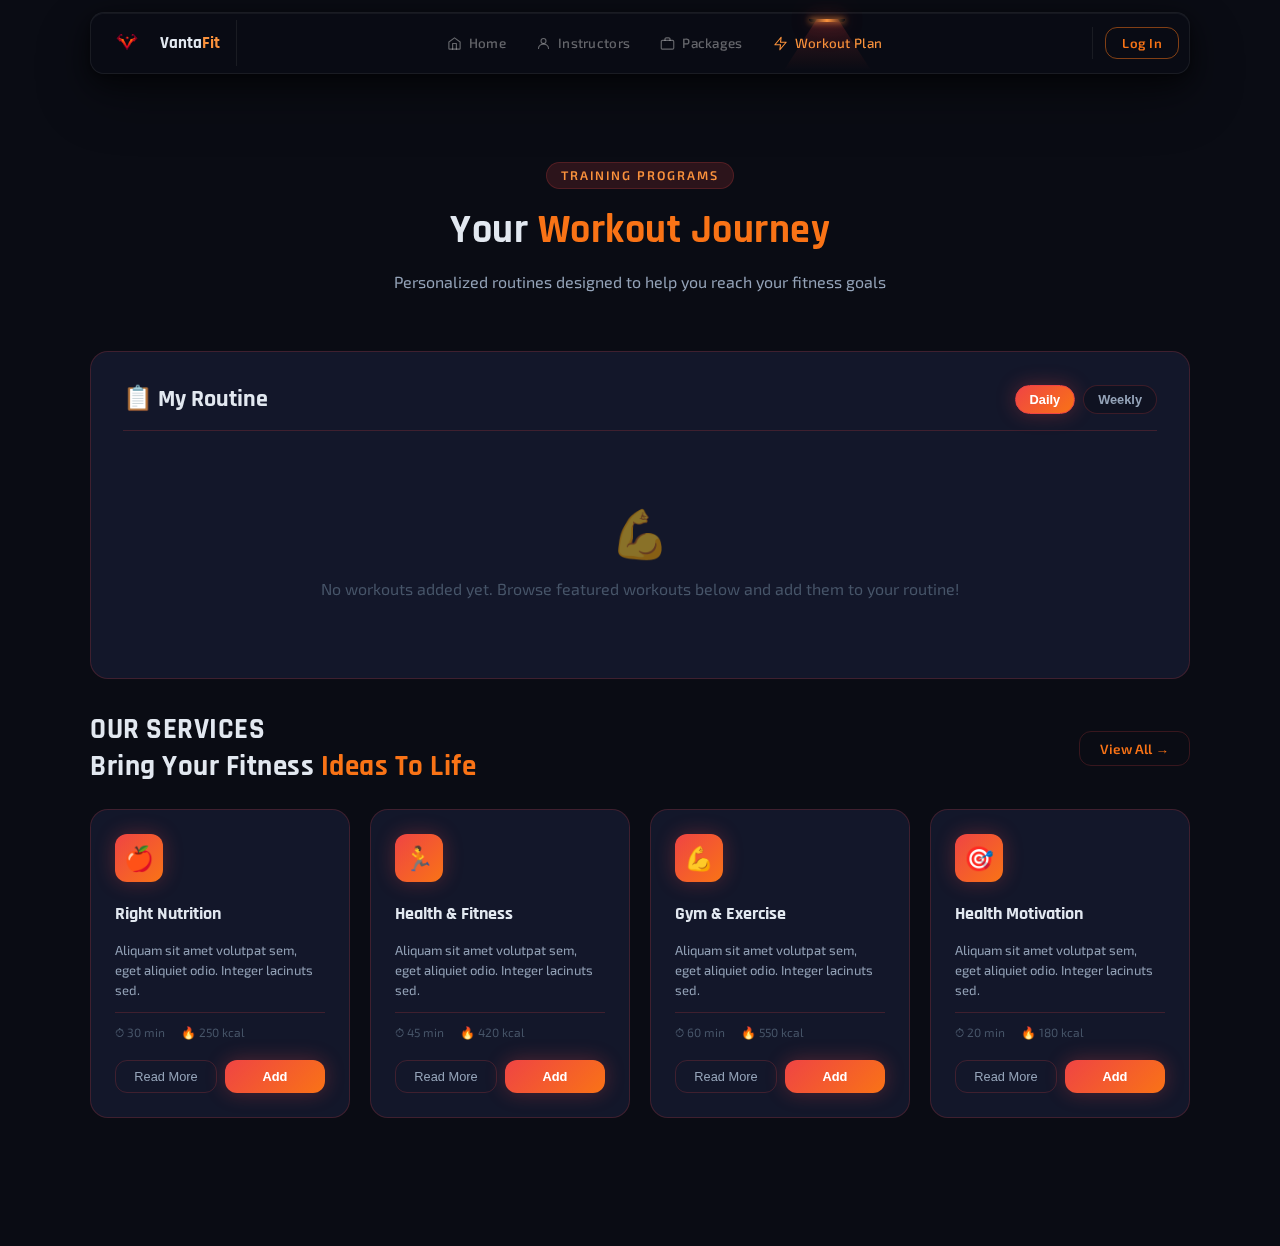
<file: pages/workout-plan.html>
<!DOCTYPE html>
<html lang="en">
<head>
  <meta charset="UTF-8"/>
  <meta name="viewport" content="width=device-width, initial-scale=1.0"/>
  <title>Workout Plan — VantaFit</title>
  <link rel="stylesheet" href="../css/style.css"/>
  <style>
    .wp-container { max-width: 1100px; margin: 0 auto; }

    /* ===== FEATURED WORKOUTS SECTION ===== */
    .featured-section {
      margin-bottom: 3rem;
    }

    .featured-header {
      display: flex;
      align-items: center;
      justify-content: space-between;
      margin-bottom: 1.5rem;
    }

    .featured-title {
      font-family: 'Rajdhani', sans-serif;
      font-size: 1.8rem;
      font-weight: 700;
      color: var(--text-primary);
    }

    .featured-title span {
      color: var(--blue-light);
    }

    .view-all-btn {
      padding: 8px 20px;
      border-radius: var(--radius);
      background: transparent;
      border: 1.5px solid var(--border);
      color: var(--blue-light);
      font-weight: 600;
      font-size: 0.85rem;
      cursor: pointer;
      transition: var(--transition);
      text-decoration: none;
      display: inline-flex;
      align-items: center;
      gap: 6px;
    }

    .view-all-btn:hover {
      background: var(--blue-dim);
      border-color: var(--blue-light);
      box-shadow: var(--shadow-blue);
    }

    .workout-cards-grid {
      display: grid;
      grid-template-columns: repeat(4, 1fr);
      gap: 1.25rem;
    }

    @media (max-width: 900px) {
      .workout-cards-grid {
        grid-template-columns: repeat(2, 1fr);
      }
    }

    @media (max-width: 600px) {
      .workout-cards-grid {
        grid-template-columns: 1fr;
      }
    }

    .workout-card {
      background: var(--bg-card);
      border: 1px solid var(--border);
      border-radius: var(--radius-lg);
      padding: 1.5rem;
      transition: var(--transition);
      cursor: pointer;
      display: flex;
      flex-direction: column;
      gap: 0.75rem;
    }

    .workout-card:hover {
      border-color: var(--border-hover);
      transform: translateY(-4px);
      box-shadow: var(--shadow-blue-lg);
    }

    .workout-icon {
      width: 48px;
      height: 48px;
      border-radius: 12px;
      background: linear-gradient(135deg, var(--blue-accent), var(--blue-light));
      display: flex;
      align-items: center;
      justify-content: center;
      font-size: 1.5rem;
      box-shadow: var(--shadow-blue);
      margin-bottom: 0.5rem;
    }

    .workout-title {
      font-family: 'Rajdhani', sans-serif;
      font-size: 1.15rem;
      font-weight: 700;
      color: var(--text-primary);
      margin-bottom: 0.25rem;
    }

    .workout-desc {
      color: var(--text-secondary);
      font-size: 0.82rem;
      line-height: 1.5;
      flex: 1;
    }

    .workout-meta {
      display: flex;
      gap: 1rem;
      padding-top: 0.75rem;
      border-top: 1px solid var(--border);
      font-size: 0.75rem;
      color: var(--text-muted);
    }

    .workout-meta-item {
      display: flex;
      align-items: center;
      gap: 4px;
    }

    .workout-actions {
      display: flex;
      gap: 0.5rem;
      margin-top: 0.5rem;
    }

    .btn-read {
      flex: 1;
      padding: 8px 12px;
      border-radius: var(--radius);
      background: transparent;
      border: 1.5px solid var(--border);
      color: var(--text-secondary);
      font-weight: 500;
      font-size: 0.8rem;
      cursor: pointer;
      transition: var(--transition);
      text-align: center;
    }

    .btn-read:hover {
      border-color: var(--border-hover);
      color: var(--blue-light);
      background: var(--blue-dim);
    }

    .btn-add {
      flex: 1;
      padding: 8px 12px;
      border-radius: var(--radius);
      background: linear-gradient(135deg, var(--blue-accent), var(--blue-light));
      border: none;
      color: #fff;
      font-weight: 600;
      font-size: 0.8rem;
      cursor: pointer;
      transition: var(--transition);
      text-align: center;
      box-shadow: var(--shadow-blue);
    }

    .btn-add:hover {
      transform: translateY(-2px);
      box-shadow: var(--shadow-blue-lg);
    }

    /* ===== MY ROUTINE SECTION ===== */
    .routine-section {
      background: var(--bg-card);
      border: 1px solid var(--border);
      border-radius: var(--radius-lg);
      padding: 2rem;
      margin-bottom: 2rem;
    }

    .routine-header {
      display: flex;
      align-items: center;
      justify-content: space-between;
      margin-bottom: 1.5rem;
      padding-bottom: 1rem;
      border-bottom: 1px solid var(--border);
    }

    .routine-title {
      font-family: 'Rajdhani', sans-serif;
      font-size: 1.5rem;
      font-weight: 700;
      color: var(--text-primary);
    }

    .routine-toggle {
      display: flex;
      gap: 0.5rem;
      align-items: center;
    }

    .toggle-btn {
      padding: 6px 14px;
      border-radius: 20px;
      border: 1.5px solid var(--border);
      background: var(--bg-secondary);
      color: var(--text-secondary);
      font-size: 0.8rem;
      font-weight: 600;
      cursor: pointer;
      transition: var(--transition);
    }

    .toggle-btn:hover {
      border-color: var(--border-hover);
      color: var(--text-primary);
    }

    .toggle-btn.active {
      background: linear-gradient(135deg, var(--blue-accent), var(--blue-light));
      border-color: var(--blue-accent);
      color: #fff;
      box-shadow: var(--shadow-blue);
    }

    .routine-list {
      display: flex;
      flex-direction: column;
      gap: 0.75rem;
    }

    .routine-item {
      display: flex;
      align-items: center;
      gap: 1rem;
      padding: 1rem;
      background: var(--bg-secondary);
      border: 1px solid var(--border);
      border-radius: var(--radius);
      transition: var(--transition);
    }

    .routine-item:hover {
      border-color: var(--border-hover);
      background: var(--bg-card-hover);
    }

    .routine-check {
      width: 20px;
      height: 20px;
      border-radius: 6px;
      border: 2px solid var(--border);
      cursor: pointer;
      transition: var(--transition);
      flex-shrink: 0;
    }

    .routine-check:hover {
      border-color: var(--blue-light);
    }

    .routine-check.checked {
      background: linear-gradient(135deg, var(--blue-accent), var(--blue-light));
      border-color: var(--blue-accent);
      position: relative;
    }

    .routine-check.checked::after {
      content: '✓';
      position: absolute;
      top: 50%;
      left: 50%;
      transform: translate(-50%, -50%);
      color: #fff;
      font-size: 0.7rem;
      font-weight: 700;
    }

    .routine-info {
      flex: 1;
    }

    .routine-name {
      font-weight: 600;
      font-size: 0.95rem;
      color: var(--text-primary);
      margin-bottom: 0.25rem;
    }

    .routine-details {
      font-size: 0.75rem;
      color: var(--text-muted);
    }

    .routine-remove {
      width: 32px;
      height: 32px;
      border-radius: 8px;
      border: 1px solid var(--border);
      background: var(--bg-primary);
      color: var(--text-muted);
      cursor: pointer;
      display: flex;
      align-items: center;
      justify-content: center;
      font-size: 1rem;
      transition: var(--transition);
      flex-shrink: 0;
    }

    .routine-remove:hover {
      border-color: #ef4444;
      color: #ef4444;
      background: rgba(239, 68, 68, 0.1);
    }

    .empty-routine {
      text-align: center;
      padding: 3rem 2rem;
      color: var(--text-muted);
    }

    .empty-routine-icon {
      font-size: 3rem;
      margin-bottom: 1rem;
      opacity: 0.5;
    }

    /* ===== MODAL ===== */
    .modal-overlay {
      position: fixed;
      inset: 0;
      background: rgba(0, 0, 0, 0.8);
      backdrop-filter: blur(8px);
      z-index: 3000;
      display: none;
      align-items: center;
      justify-content: center;
      padding: 1rem;
    }

    .modal-overlay.open {
      display: flex;
    }

    .modal-box {
      background: var(--bg-card);
      border: 1px solid var(--border);
      border-radius: var(--radius-lg);
      max-width: 600px;
      width: 100%;
      max-height: 85vh;
      overflow-y: auto;
      animation: popIn 0.3s cubic-bezier(0.34, 1.4, 0.64, 1);
    }

    @keyframes popIn {
      from {
        opacity: 0;
        transform: scale(0.92) translateY(20px);
      }
      to {
        opacity: 1;
        transform: scale(1) translateY(0);
      }
    }

    .modal-header {
      padding: 1.5rem;
      border-bottom: 1px solid var(--border);
      display: flex;
      align-items: center;
      justify-content: space-between;
    }

    .modal-title {
      font-family: 'Rajdhani', sans-serif;
      font-size: 1.5rem;
      font-weight: 700;
      color: var(--text-primary);
    }

    .modal-close {
      width: 32px;
      height: 32px;
      border-radius: 8px;
      border: 1px solid var(--border);
      background: var(--bg-secondary);
      color: var(--text-secondary);
      cursor: pointer;
      display: flex;
      align-items: center;
      justify-content: center;
      font-size: 1.2rem;
      transition: var(--transition);
    }

    .modal-close:hover {
      border-color: var(--border-hover);
      color: var(--text-primary);
    }

    .modal-body {
      padding: 1.5rem;
    }

    .exercise-detail {
      margin-bottom: 1.5rem;
    }

    .exercise-detail h4 {
      font-size: 0.9rem;
      color: var(--text-secondary);
      margin-bottom: 0.75rem;
      text-transform: uppercase;
      letter-spacing: 1px;
    }

    .exercise-detail ul {
      list-style: none;
      padding: 0;
    }

    .exercise-detail li {
      padding: 0.5rem 0;
      color: var(--text-primary);
      font-size: 0.9rem;
      border-bottom: 1px solid var(--border);
    }

    .exercise-detail li:last-child {
      border-bottom: none;
    }
  </style>
</head>
<body>
  <nav class="navbar">
    <div class="floating-nav">
      <a href="../index.html" class="navbar-brand">
        <img src="../Images/RedGym.png" alt="VantaFit Logo" style="height:36px;">
        <span style="font-family:Rajdhani,sans-serif;font-weight:700;font-size:1.05rem;margin-left:6px;">Vanta<span style="color:var(--blue-glow)">Fit</span></span>
      </a>
      <ul class="navbar-nav">
        <li><a href="../index.html" class="nav-link"><svg viewBox="0 0 24 24"><path d="M3 9.5L12 3l9 6.5V20a1 1 0 01-1 1H4a1 1 0 01-1-1V9.5z"/><path d="M9 21V12h6v9"/></svg>Home</a></li>
        <li><a href="instructors.html" class="nav-link"><svg viewBox="0 0 24 24"><circle cx="12" cy="8" r="4"/><path d="M4 20c0-4 3.6-7 8-7s8 3 8 7"/></svg>Instructors</a></li>
        <li><a href="packages.html" class="nav-link"><svg viewBox="0 0 24 24"><rect x="2" y="7" width="20" height="14" rx="2"/><path d="M16 7V5a2 2 0 00-2-2h-4a2 2 0 00-2 2v2"/></svg>Packages</a></li>
        <li><a href="workout-plan.html" class="nav-link active"><span class="cone"></span><svg viewBox="0 0 24 24"><path d="M13 2L3 14h9l-1 8 10-12h-9l1-8z"/></svg>Workout Plan</a></li>
      </ul>
      <div class="nav-right">
        <a href="login.html" class="btn btn-outline" style="padding:7px 16px;font-size:0.82rem;">Log In</a>
      </div>
    </div>
  </nav>

  <header class="mobile-header">
    <a href="../index.html" class="mobile-header-brand">
      <img src="../Images/RedGym.png" alt="VantaFit Logo" style="height:30px;width:auto;">
      <span>Vanta<em>Fit</em></span>
    </a>
    <a href="login.html" class="mobile-header-login">Log In</a>
  </header>

  <div class="page-wrapper">
    <section class="section">
      <div class="wp-container">
        <div class="section-header">
          <div class="section-tag">Training Programs</div>
          <h2 class="section-title">Your <span>Workout Journey</span></h2>
          <p class="section-subtitle">Personalized routines designed to help you reach your fitness goals</p>
        </div>

        <!-- My Routine Section -->
        <div class="routine-section">
          <div class="routine-header">
            <div class="routine-title">📋 My Routine</div>
            <div class="routine-toggle">
              <button class="toggle-btn active" onclick="switchRoutineView('daily')">Daily</button>
              <button class="toggle-btn" onclick="switchRoutineView('weekly')">Weekly</button>
            </div>
          </div>
          <div class="routine-list" id="routineList">
            <div class="empty-routine">
              <div class="empty-routine-icon">💪</div>
              <p>No workouts added yet. Browse featured workouts below and add them to your routine!</p>
            </div>
          </div>
        </div>

        <!-- Featured Workouts Section -->
        <div class="featured-section">
          <div class="featured-header">
            <h3 class="featured-title">OUR SERVICES<br>Bring Your Fitness <span>Ideas To Life</span></h3>
            <a href="#" class="view-all-btn">View All →</a>
          </div>

          <div class="workout-cards-grid">
            <!-- Card 1: Right Nutrition -->
            <div class="workout-card" onclick="showWorkoutDetail(0)">
              <div class="workout-icon">🍎</div>
              <div class="workout-title">Right Nutrition</div>
              <div class="workout-desc">Aliquam sit amet volutpat sem, eget aliquiet odio. Integer lacinuts sed.</div>
              <div class="workout-meta">
                <div class="workout-meta-item">⏱ 30 min</div>
                <div class="workout-meta-item">🔥 250 kcal</div>
              </div>
              <div class="workout-actions">
                <button class="btn-read" onclick="event.stopPropagation(); showWorkoutDetail(0)">Read More</button>
                <button class="btn-add" onclick="event.stopPropagation(); addToRoutine(0)">Add</button>
              </div>
            </div>

            <!-- Card 2: Health & Fitness -->
            <div class="workout-card" onclick="showWorkoutDetail(1)">
              <div class="workout-icon">🏃</div>
              <div class="workout-title">Health & Fitness</div>
              <div class="workout-desc">Aliquam sit amet volutpat sem, eget aliquiet odio. Integer lacinuts sed.</div>
              <div class="workout-meta">
                <div class="workout-meta-item">⏱ 45 min</div>
                <div class="workout-meta-item">🔥 420 kcal</div>
              </div>
              <div class="workout-actions">
                <button class="btn-read" onclick="event.stopPropagation(); showWorkoutDetail(1)">Read More</button>
                <button class="btn-add" onclick="event.stopPropagation(); addToRoutine(1)">Add</button>
              </div>
            </div>

            <!-- Card 3: Gym & Exercise -->
            <div class="workout-card" onclick="showWorkoutDetail(2)">
              <div class="workout-icon">💪</div>
              <div class="workout-title">Gym & Exercise</div>
              <div class="workout-desc">Aliquam sit amet volutpat sem, eget aliquiet odio. Integer lacinuts sed.</div>
              <div class="workout-meta">
                <div class="workout-meta-item">⏱ 60 min</div>
                <div class="workout-meta-item">🔥 550 kcal</div>
              </div>
              <div class="workout-actions">
                <button class="btn-read" onclick="event.stopPropagation(); showWorkoutDetail(2)">Read More</button>
                <button class="btn-add" onclick="event.stopPropagation(); addToRoutine(2)">Add</button>
              </div>
            </div>

            <!-- Card 4: Health Motivation -->
            <div class="workout-card" onclick="showWorkoutDetail(3)">
              <div class="workout-icon">🎯</div>
              <div class="workout-title">Health Motivation</div>
              <div class="workout-desc">Aliquam sit amet volutpat sem, eget aliquiet odio. Integer lacinuts sed.</div>
              <div class="workout-meta">
                <div class="workout-meta-item">⏱ 20 min</div>
                <div class="workout-meta-item">🔥 180 kcal</div>
              </div>
              <div class="workout-actions">
                <button class="btn-read" onclick="event.stopPropagation(); showWorkoutDetail(3)">Read More</button>
                <button class="btn-add" onclick="event.stopPropagation(); addToRoutine(3)">Add</button>
              </div>
            </div>
          </div>
        </div>
      </div>
    </section>
  </div>

  <!-- Mobile Bottom Navigation -->
  <nav class="mobile-bottom-nav">
    <a href="../index.html" class="mob-nav-item">
      <svg viewBox="0 0 24 24"><path d="M3 9.5L12 3l9 6.5V20a1 1 0 01-1 1H4a1 1 0 01-1-1V9.5z"/><path d="M9 21V12h6v9"/></svg>
      <span>Home</span>
    </a>
    <a href="instructors.html" class="mob-nav-item">
      <svg viewBox="0 0 24 24"><circle cx="12" cy="8" r="4"/><path d="M4 20c0-4 3.6-7 8-7s8 3 8 7"/></svg>
      <span>Coaches</span>
    </a>
    <a href="packages.html" class="mob-nav-item">
      <svg viewBox="0 0 24 24"><rect x="2" y="7" width="20" height="14" rx="2"/><path d="M16 7V5a2 2 0 00-2-2h-4a2 2 0 00-2 2v2"/></svg>
      <span>Packages</span>
    </a>
    <a href="workout-plan.html" class="mob-nav-item active">
      <svg viewBox="0 0 24 24"><path d="M13 2L3 14h9l-1 8 10-12h-9l1-8z"/></svg>
      <span>Workouts</span>
    </a>
  </nav>

  <!-- Workout Detail Modal -->
  <div class="modal-overlay" id="workoutModal" onclick="closeModalIfOutside(event)">
    <div class="modal-box">
      <div class="modal-header">
        <div class="modal-title" id="modalTitle">Workout Details</div>
        <button class="modal-close" onclick="closeModal()">×</button>
      </div>
      <div class="modal-body" id="modalBody">
        <!-- Content will be injected here -->
      </div>
    </div>
  </div>

  <script src="../js/main.js"></script>
  <script>
    const workouts = [
      {
        name: 'Right Nutrition',
        icon: '🍎',
        desc: 'Aliquam sit amet volutpat sem, eget aliquiet odio. Integer lacinuts sed.',
        duration: '30 min',
        calories: '250 kcal',
        details: 'A comprehensive nutrition plan designed to complement your fitness journey. Learn about macro distribution, meal timing, and healthy eating habits that support your training goals.',
        exercises: [
          'Meal Planning & Prep',
          'Macro Tracking',
          'Hydration Strategy',
          'Supplement Guidance'
        ]
      },
      {
        name: 'Health & Fitness',
        icon: '🏃',
        desc: 'Aliquam sit amet volutpat sem, eget aliquiet odio. Integer lacinuts sed.',
        duration: '45 min',
        calories: '420 kcal',
        details: 'Full-body cardio and strength training program that improves overall health, endurance, and functional fitness. Perfect for all fitness levels.',
        exercises: [
          'Warm-up (5 min)',
          'Cardio Circuit (20 min)',
          'Strength Training (15 min)',
          'Cool Down & Stretch (5 min)'
        ]
      },
      {
        name: 'Gym & Exercise',
        icon: '💪',
        desc: 'Aliquam sit amet volutpat sem, eget aliquiet odio. Integer lacinuts sed.',
        duration: '60 min',
        calories: '550 kcal',
        details: 'Intense gym-based workout focusing on muscle building and strength gains. Includes compound movements and progressive overload principles.',
        exercises: [
          'Bench Press - 4 sets x 8 reps',
          'Squats - 4 sets x 10 reps',
          'Deadlifts - 3 sets x 8 reps',
          'Pull-ups - 3 sets x 12 reps',
          'Shoulder Press - 3 sets x 10 reps'
        ]
      },
      {
        name: 'Health Motivation',
        icon: '🎯',
        desc: 'Aliquam sit amet volutpat sem, eget aliquiet odio. Integer lacinuts sed.',
        duration: '20 min',
        calories: '180 kcal',
        details: 'Mental wellness and motivation workout combining light movement with mindfulness practices. Great for recovery days or mental reset.',
        exercises: [
          'Mindful Movement',
          'Goal Setting Exercise',
          'Visualization Practice',
          'Positive Affirmations'
        ]
      }
    ];

    let myRoutine = [];
    let currentView = 'daily';

    function switchRoutineView(view) {
      currentView = view;
      document.querySelectorAll('.toggle-btn').forEach(btn => btn.classList.remove('active'));
      event.target.classList.add('active');
      renderRoutine();
    }

    function addToRoutine(index) {
      const workout = workouts[index];
      if (!myRoutine.find(w => w.name === workout.name)) {
        myRoutine.push({ ...workout, completed: false });
        renderRoutine();
      }
    }

    function removeFromRoutine(index) {
      myRoutine.splice(index, 1);
      renderRoutine();
    }

    function toggleComplete(index) {
      myRoutine[index].completed = !myRoutine[index].completed;
      renderRoutine();
    }

    function renderRoutine() {
      const container = document.getElementById('routineList');
      
      if (myRoutine.length === 0) {
        container.innerHTML = `
          <div class="empty-routine">
            <div class="empty-routine-icon">💪</div>
            <p>No workouts added yet. Browse featured workouts below and add them to your routine!</p>
          </div>
        `;
        return;
      }

      container.innerHTML = myRoutine.map((workout, index) => `
        <div class="routine-item">
          <div class="routine-check ${workout.completed ? 'checked' : ''}" onclick="toggleComplete(${index})"></div>
          <div class="routine-info">
            <div class="routine-name">${workout.icon} ${workout.name}</div>
            <div class="routine-details">${workout.duration} • ${workout.calories}</div>
          </div>
          <button class="routine-remove" onclick="removeFromRoutine(${index})">×</button>
        </div>
      `).join('');
    }

    function showWorkoutDetail(index) {
      const workout = workouts[index];
      document.getElementById('modalTitle').textContent = `${workout.icon} ${workout.name}`;
      document.getElementById('modalBody').innerHTML = `
        <p style="color: var(--text-secondary); margin-bottom: 1.5rem;">${workout.details}</p>
        <div class="exercise-detail">
          <h4>Workout Breakdown</h4>
          <ul>
            ${workout.exercises.map(ex => `<li>• ${ex}</li>`).join('')}
          </ul>
        </div>
        <div style="display: flex; gap: 0.75rem; margin-top: 1.5rem;">
          <button class="btn btn-outline" style="flex: 1;" onclick="closeModal()">Close</button>
          <button class="btn btn-primary" style="flex: 1;" onclick="addToRoutine(${index}); closeModal();">Add to Routine</button>
        </div>
      `;
      document.getElementById('workoutModal').classList.add('open');
      document.body.style.overflow = 'hidden';
    }

    function closeModal() {
      document.getElementById('workoutModal').classList.remove('open');
      document.body.style.overflow = '';
    }

    function closeModalIfOutside(e) {
      if (e.target === document.getElementById('workoutModal')) {
        closeModal();
      }
    }

    // Initialize
    renderRoutine();
  </script>
</body>
</html>
</file>
<file: css/style.css>
/* ===========================
   GLOBAL STYLES - DARK THEME
   =========================== */

@import url('https://fonts.googleapis.com/css2?family=Rajdhani:wght@400;500;600;700&family=Exo+2:wght@300;400;500;600;700&display=swap');

:root {
  --bg-primary: #0a0c14;
  --bg-secondary: #0f1221;
  --bg-card: #13172a;
  --bg-card-hover: #1a1f35;
  --blue-accent: #ef4444;
  --blue-light: #f97316;
  --blue-glow: #fb923c;
  --blue-dim: rgba(239, 68, 68, 0.15);
  --text-primary: #e2e8f0;
  --text-secondary: #94a3b8;
  --text-muted: #475569;
  --border: rgba(239, 68, 68, 0.2);
  --border-hover: rgba(249, 115, 22, 0.5);
  --shadow-blue: 0 0 20px rgba(239, 68, 68, 0.3);
  --shadow-blue-lg: 0 0 40px rgba(249, 115, 22, 0.4);
  --shadow-card: 0 4px 24px rgba(0, 0, 0, 0.4);
  --transition: all 0.3s cubic-bezier(0.4, 0, 0.2, 1);
  --radius: 12px;
  --radius-lg: 18px;
}

* {
  margin: 0;
  padding: 0;
  box-sizing: border-box;
}

html {
  scroll-behavior: smooth;
}

body {
  font-family: 'Exo 2', sans-serif;
  background-color: var(--bg-primary);
  color: var(--text-primary);
  min-height: 100vh;
  overflow-x: hidden;
}

h1, h2, h3, h4, h5 {
  font-family: 'Rajdhani', sans-serif;
  font-weight: 700;
  letter-spacing: 0.5px;
}

a {
  text-decoration: none;
  color: inherit;
}

/* ===========================
   NAVBAR
   =========================== */

/* old navbar removed */

.navbar-brand {
  display: flex;
  align-items: center;
  gap: 10px;
}

.navbar-brand .logo-icon {
  width: 38px;
  height: 38px;
  background: linear-gradient(135deg, var(--blue-accent), var(--blue-glow));
  border-radius: 10px;
  display: flex;
  align-items: center;
  justify-content: center;
  font-size: 1.2rem;
  box-shadow: var(--shadow-blue);
  transition: var(--transition);
}

.navbar-brand:hover .logo-icon {
  box-shadow: var(--shadow-blue-lg);
  transform: rotate(-5deg) scale(1.05);
}

.navbar-brand .brand-name {
  font-family: 'Rajdhani', sans-serif;
  font-size: 1.5rem;
  font-weight: 700;
  letter-spacing: 1px;
}

.brand-bold { color: var(--text-primary); }
.brand-accent { color: var(--blue-light); }

.navbar-nav {
  display: flex;
  align-items: center;
  gap: 0.5rem;
  list-style: none;
}

.nav-link {
  padding: 8px 16px;
  color: var(--text-secondary);
  font-weight: 500;
  font-size: 0.9rem;
  letter-spacing: 0.5px;
  border-radius: 8px;
  transition: var(--transition);
  position: relative;
  text-transform: uppercase;
  font-size: 0.82rem;
}

.nav-link:hover,
.nav-link.active {
  color: var(--blue-glow);
  background: var(--blue-dim);
}

.nav-link.active::after {
  content: '';
  position: absolute;
  bottom: 4px;
  left: 50%;
  transform: translateX(-50%);
  width: 16px;
  height: 2px;
  background: var(--blue-light);
  border-radius: 2px;
}

.nav-meta {
  display: flex;
  align-items: center;
  gap: 0.5rem;
  font-size: 0.82rem;
  color: var(--text-secondary);
}

.nav-meta span {
  display: flex;
  align-items: center;
  gap: 5px;
}

.btn-appointment {
  background: linear-gradient(135deg, var(--blue-accent), var(--blue-light));
  color: #fff;
  padding: 9px 20px;
  border-radius: 8px;
  font-weight: 600;
  font-size: 0.85rem;
  letter-spacing: 0.5px;
  text-transform: uppercase;
  transition: var(--transition);
  box-shadow: var(--shadow-blue);
  border: none;
  cursor: pointer;
}

.btn-appointment:hover {
  transform: translateY(-2px);
  box-shadow: var(--shadow-blue-lg);
}

/* ===========================
   BUTTONS
   =========================== */

.btn {
  display: inline-flex;
  align-items: center;
  gap: 8px;
  padding: 12px 28px;
  border-radius: var(--radius);
  font-family: 'Exo 2', sans-serif;
  font-weight: 600;
  font-size: 0.95rem;
  cursor: pointer;
  transition: var(--transition);
  border: none;
  letter-spacing: 0.5px;
}

.btn-primary {
  background: linear-gradient(135deg, var(--blue-accent), var(--blue-light));
  color: #fff;
  box-shadow: var(--shadow-blue);
}

.btn-primary:hover {
  transform: translateY(-3px);
  box-shadow: var(--shadow-blue-lg);
}

.btn-outline {
  background: transparent;
  color: var(--blue-light);
  border: 1.5px solid var(--border-hover);
}

.btn-outline:hover {
  background: var(--blue-dim);
  border-color: var(--blue-glow);
  color: var(--blue-glow);
  transform: translateY(-2px);
  box-shadow: var(--shadow-blue);
}

/* ===========================
   CARDS
   =========================== */

.card {
  background: var(--bg-card);
  border: 1px solid var(--border);
  border-radius: var(--radius-lg);
  padding: 1.5rem;
  transition: var(--transition);
  box-shadow: var(--shadow-card);
}

.card:hover {
  background: var(--bg-card-hover);
  border-color: var(--border-hover);
  transform: translateY(-4px);
  box-shadow: var(--shadow-blue-lg), var(--shadow-card);
}

/* ===========================
   FORM ELEMENTS
   =========================== */

.form-group {
  margin-bottom: 1.25rem;
}

.form-label {
  display: block;
  margin-bottom: 0.5rem;
  color: var(--text-secondary);
  font-size: 0.88rem;
  font-weight: 500;
  letter-spacing: 0.5px;
  text-transform: uppercase;
}

.form-control {
  width: 100%;
  padding: 12px 16px;
  background: var(--bg-secondary);
  border: 1.5px solid var(--border);
  border-radius: var(--radius);
  color: var(--text-primary);
  font-family: 'Exo 2', sans-serif;
  font-size: 0.95rem;
  transition: var(--transition);
  outline: none;
}

.form-control:focus {
  border-color: var(--blue-light);
  box-shadow: 0 0 0 3px rgba(239, 68, 68, 0.2);
  background: var(--bg-card);
}

.form-control::placeholder {
  color: var(--text-muted);
}

select.form-control {
  cursor: pointer;
  appearance: none;
  background-image: url("data:image/svg+xml,%3Csvg xmlns='http://www.w3.org/2000/svg' width='12' height='12' viewBox='0 0 12 12'%3E%3Cpath fill='%2394a3b8' d='M6 8L1 3h10z'/%3E%3C/svg%3E");
  background-repeat: no-repeat;
  background-position: right 16px center;
}

/* ===========================
   PAGE LAYOUT
   =========================== */

.page-wrapper {
  min-height: 100vh;
  padding-top: 82px;
}

.section {
  padding: 5rem 2rem;
  max-width: 1200px;
  margin: 0 auto;
}

.section-header {
  text-align: center;
  margin-bottom: 3.5rem;
}

.section-tag {
  display: inline-block;
  background: var(--blue-dim);
  color: var(--blue-glow);
  padding: 5px 14px;
  border-radius: 20px;
  font-size: 0.78rem;
  font-weight: 600;
  letter-spacing: 2px;
  text-transform: uppercase;
  margin-bottom: 1rem;
  border: 1px solid var(--border);
}

.section-title {
  font-size: 2.5rem;
  color: var(--text-primary);
  margin-bottom: 0.75rem;
}

.section-title span {
  color: var(--blue-light);
}

.section-subtitle {
  color: var(--text-secondary);
  font-size: 1rem;
  max-width: 500px;
  margin: 0 auto;
  line-height: 1.7;
}

/* ===========================
   GRID LAYOUTS
   =========================== */

.grid-2 { display: grid; grid-template-columns: repeat(2, 1fr); gap: 1.5rem; }
.grid-3 { display: grid; grid-template-columns: repeat(3, 1fr); gap: 1.5rem; }
.grid-4 { display: grid; grid-template-columns: repeat(4, 1fr); gap: 1.5rem; }

@media (max-width: 1024px) {
  .grid-4 { grid-template-columns: repeat(2, 1fr); }
  .grid-3 { grid-template-columns: repeat(2, 1fr); }
}

@media (max-width: 768px) {
  .grid-2, .grid-3, .grid-4 { grid-template-columns: 1fr; }
  .section { padding: 3rem 1rem; }
  .section-title { font-size: 1.8rem; }
}

/* ===========================
   BADGE / TAGS
   =========================== */

.badge {
  display: inline-block;
  padding: 4px 12px;
  border-radius: 20px;
  font-size: 0.75rem;
  font-weight: 600;
  letter-spacing: 0.5px;
  text-transform: uppercase;
}

.badge-blue {
  background: var(--blue-dim);
  color: var(--blue-glow);
  border: 1px solid var(--border);
}

.badge-green {
  background: rgba(16, 185, 129, 0.12);
  color: #34d399;
  border: 1px solid rgba(16, 185, 129, 0.2);
}

.badge-orange {
  background: rgba(245, 158, 11, 0.12);
  color: #fbbf24;
  border: 1px solid rgba(245, 158, 11, 0.2);
}

/* ===========================
   SCROLLBAR
   =========================== */

::-webkit-scrollbar { width: 6px; }
::-webkit-scrollbar-track { background: var(--bg-primary); }
::-webkit-scrollbar-thumb {
  background: var(--blue-accent);
  border-radius: 3px;
}
::-webkit-scrollbar-thumb:hover { background: var(--blue-light); }

/* ===========================
   ANIMATIONS
   =========================== */

@keyframes fadeInUp {
  from { opacity: 0; transform: translateY(30px); }
  to { opacity: 1; transform: translateY(0); }
}

@keyframes glowPulse {
  0%, 100% { box-shadow: var(--shadow-blue); }
  50% { box-shadow: var(--shadow-blue-lg); }
}

@keyframes float {
  0%, 100% { transform: translateY(0); }
  50% { transform: translateY(-10px); }
}

.animate-fade-up {
  animation: fadeInUp 0.6s ease forwards;
}

.animate-delay-1 { animation-delay: 0.1s; }
.animate-delay-2 { animation-delay: 0.2s; }
.animate-delay-3 { animation-delay: 0.3s; }
.animate-delay-4 { animation-delay: 0.4s; }

/* ===========================
   DIVIDER
   =========================== */

.divider {
  height: 1px;
  background: linear-gradient(to right, transparent, var(--border), transparent);
  margin: 2rem 0;
}

/* ===========================
   AUTH PAGE SPECIFIC
   =========================== */

.auth-wrapper {
  min-height: 100vh;
  display: flex;
  align-items: center;
  justify-content: center;
  padding: 2rem;
  background: var(--bg-primary);
  position: relative;
  overflow: hidden;
}

.auth-wrapper::before {
  content: '';
  position: absolute;
  top: -200px;
  right: -200px;
  width: 600px;
  height: 600px;
  background: radial-gradient(circle, rgba(37, 99, 235, 0.08) 0%, transparent 70%);
  pointer-events: none;
}

.auth-wrapper::after {
  content: '';
  position: absolute;
  bottom: -200px;
  left: -200px;
  width: 500px;
  height: 500px;
  background: radial-gradient(circle, rgba(37, 99, 235, 0.06) 0%, transparent 70%);
  pointer-events: none;
}

.auth-card {
  background: var(--bg-card);
  border: 1px solid var(--border);
  border-radius: var(--radius-lg);
  padding: 2.5rem;
  width: 100%;
  max-width: 480px;
  box-shadow: var(--shadow-card);
  position: relative;
  z-index: 1;
  animation: fadeInUp 0.6s ease;
}

.auth-header {
  text-align: center;
  margin-bottom: 2rem;
}

.auth-logo {
  width: 56px;
  height: 56px;
  background: linear-gradient(135deg, var(--blue-accent), var(--blue-glow));
  border-radius: 14px;
  display: flex;
  align-items: center;
  justify-content: center;
  font-size: 1.6rem;
  margin: 0 auto 1rem;
  box-shadow: var(--shadow-blue);
  animation: glowPulse 3s ease infinite;
}

.auth-title {
  font-size: 1.8rem;
  color: var(--text-primary);
}

.auth-subtitle {
  color: var(--text-secondary);
  font-size: 0.9rem;
  margin-top: 0.4rem;
}

/* ===========================
   STATS BAR
   =========================== */

.stats-bar {
  display: flex;
  gap: 2rem;
  background: var(--bg-card);
  border: 1px solid var(--border);
  border-radius: var(--radius-lg);
  padding: 1.5rem 2rem;
  margin-bottom: 2rem;
}

.stat-item {
  display: flex;
  flex-direction: column;
  gap: 4px;
}

.stat-value {
  font-family: 'Rajdhani', sans-serif;
  font-size: 1.8rem;
  font-weight: 700;
  color: var(--blue-light);
}

.stat-label {
  font-size: 0.78rem;
  color: var(--text-secondary);
  text-transform: uppercase;
  letter-spacing: 1px;
}

/* ===========================
   FLOATING NAVBAR (NEW)
   =========================== */

/* Override old navbar */
.navbar {
  position: fixed;
  top: 0; left: 0; right: 0;
  z-index: 1000;
  padding: 12px 20px;
  background: transparent;
  border-bottom: none;
  box-shadow: none;
  backdrop-filter: none;
  height: auto;
  pointer-events: none;
}

.floating-nav {
  pointer-events: all;
  display: flex;
  align-items: center;
  width: 100%;
  max-width: 1100px;
  margin: 0 auto;
  background: rgba(10, 12, 20, 0.92);
  backdrop-filter: blur(24px) saturate(160%);
  -webkit-backdrop-filter: blur(24px) saturate(160%);
  border: 1px solid rgba(255,255,255,0.07);
  border-radius: 14px;
  padding: 7px 10px;
  box-shadow:
    0 1px 0 rgba(255,255,255,0.05) inset,
    0 2px 6px rgba(0,0,0,0.25),
    0 8px 28px rgba(0,0,0,0.55),
    0 24px 56px rgba(0,0,0,0.3);
  animation: navIn 0.5s cubic-bezier(0.34,1.4,0.64,1) both;
}

@keyframes navIn {
  from { opacity:0; transform:translateY(-14px) scale(0.98); }
  to   { opacity:1; transform:translateY(0) scale(1); }
}

.page-wrapper {
  padding-top: 82px;
}

/* Brand inside floating nav */
.floating-nav .navbar-brand {
  display: flex; align-items: center; gap: 9px;
  padding: 5px 16px 5px 8px;
  border-right: 1px solid rgba(255,255,255,0.07);
  margin-right: 0;
  text-decoration: none; flex-shrink: 0;
}

.floating-nav .navbar-nav {
  display: flex;
  align-items: center;
  gap: 2px;
  list-style: none;
  flex: 1;
  justify-content: center; /* center the links */
}

/* Override old nav-link inside floating nav */
.floating-nav .nav-link {
  position: relative;
  display: flex; align-items: center; gap: 7px;
  padding: 9px 14px;
  border-radius: 10px;
  font-size: 0.84rem; font-weight: 500;
  color: rgba(255,255,255,0.38);
  text-decoration: none;
  transition: color 0.2s;
  white-space: nowrap;
  background: transparent !important;
  text-transform: none;
  letter-spacing: 0.3px;
}

.floating-nav .nav-link svg {
  width: 15px; height: 15px;
  stroke: currentColor; fill: none;
  stroke-width: 1.8; stroke-linecap: round; stroke-linejoin: round;
  transition: transform 0.2s;
  flex-shrink: 0;
}

.floating-nav .nav-link:hover { color: rgba(255,255,255,0.62); }
.floating-nav .nav-link:hover svg { transform: scale(1.1); }

/* Active: blue text ONLY, no bg */
.floating-nav .nav-link.active { color: var(--blue-glow) !important; background: transparent !important; }

/* Remove old active underline */
.floating-nav .nav-link.active::after {
  content: '';
  position: absolute;
  top: -7px; left: 50%; transform: translateX(-50%);
  width: 36px; height: 3px;
  bottom: auto;
  border-radius: 0 0 5px 5px;
  background: linear-gradient(90deg, transparent, var(--blue-glow), transparent);
  box-shadow: 0 0 6px var(--blue-glow), 0 0 18px rgba(239,68,68,0.6), 0 0 36px rgba(239,68,68,0.3);
}

/* Spotlight cone */
.floating-nav .nav-link.active .cone {
  position: absolute;
  top: -7px; left: 50%; transform: translateX(-50%);
  width: 88px; height: 52px;
  background: linear-gradient(to bottom, rgba(239,68,68,0.2) 0%, transparent 100%);
  clip-path: polygon(38% 0%, 62% 0%, 100% 100%, 0% 100%);
  pointer-events: none; z-index: -1;
}

/* Right side buttons */
.floating-nav .nav-right {
  display: flex; align-items: center; gap: 8px;
  padding-left: 12px;
  border-left: 1px solid rgba(255,255,255,0.07);
  flex-shrink: 0;
}

/* ===========================
   MOBILE BOTTOM NAV (Telegram style)
   =========================== */

.mobile-bottom-nav {
  display: none;
  position: fixed;
  bottom: 12px; left: 12px; right: 12px;
  z-index: 1000;
  background: rgba(10,12,20,0.94);
  backdrop-filter: blur(24px) saturate(160%);
  -webkit-backdrop-filter: blur(24px) saturate(160%);
  border: 1px solid rgba(255,255,255,0.07);
  border-radius: 18px;
  padding: 8px 4px 6px;
  box-shadow:
    0 -2px 6px rgba(0,0,0,0.2),
    0 8px 32px rgba(0,0,0,0.55),
    0 20px 50px rgba(0,0,0,0.3);
  flex-direction: row;
  justify-content: space-around;
  align-items: center;
}

.mob-nav-item {
  display: flex; flex-direction: column;
  align-items: center; gap: 3px;
  padding: 4px 10px;
  text-decoration: none;
  color: rgba(255,255,255,0.35);
  font-size: 0.62rem; font-weight: 500;
  letter-spacing: 0.3px;
  border-radius: 12px;
  transition: color 0.2s;
  position: relative;
  min-width: 52px;
}

.mob-nav-item svg {
  width: 22px; height: 22px;
  stroke: currentColor; fill: none;
  stroke-width: 1.7; stroke-linecap: round; stroke-linejoin: round;
  transition: transform 0.2s;
}

.mob-nav-item:hover { color: rgba(255,255,255,0.6); }
.mob-nav-item.active { color: var(--blue-glow); }

/* Glow dot above active mobile icon */
.mob-nav-item.active::before {
  content: '';
  position: absolute;
  top: -8px; left: 50%; transform: translateX(-50%);
  width: 28px; height: 3px;
  border-radius: 0 0 4px 4px;
  background: linear-gradient(90deg, transparent, var(--blue-glow), transparent);
  box-shadow: 0 0 8px var(--blue-glow), 0 0 20px rgba(239,68,68,0.5);
}

/* ===== MOBILE HEADER (replaces bottom nav on mobile) ===== */
.mobile-header {
  display: none;
  position: fixed;
  top: 0; left: 0; right: 0;
  z-index: 999;
  height: 56px;
  background: rgba(10,12,20,0.95);
  backdrop-filter: blur(16px);
  -webkit-backdrop-filter: blur(16px);
  border-bottom: 1px solid rgba(255,255,255,0.07);
  padding: 0 16px;
  align-items: center;
  justify-content: space-between;
}
.mobile-header-brand {
  display: flex;
  align-items: center;
  gap: 8px;
  text-decoration: none;
}
.mobile-header-brand span {
  font-family: 'Rajdhani', sans-serif;
  font-weight: 700;
  font-size: 1.1rem;
  color: var(--text-primary);
}
.mobile-header-brand span em {
  color: var(--blue-glow);
  font-style: normal;
}
.mobile-header-login {
  padding: 7px 16px;
  border: 1.5px solid var(--border-hover);
  border-radius: 8px;
  color: var(--blue-light);
  font-size: 0.82rem;
  font-weight: 600;
  text-decoration: none;
  transition: var(--transition);
  background: var(--blue-dim);
}
.mobile-header-login:hover {
  background: var(--blue-accent);
  color: #fff;
}

@media (max-width: 768px) {
  /* Desktop nav hidden, mobile header shown */
  .navbar { display: none !important; }
  .mobile-bottom-nav { display: flex !important; }
  .mobile-header { display: flex !important; }

  /* Page wrapper: top padding for fixed header, bottom padding for bottom nav */
  .page-wrapper { padding-top: 56px !important; padding-bottom: 90px !important; }

  /* Kill hero visual completely */
  .hero-visual { display: none !important; visibility: hidden !important; width: 0 !important; height: 0 !important; overflow: hidden !important; position: absolute !important; }
  .hero-inner-circle { display: none !important; }
  .hero-float-badge  { display: none !important; }
  .hero-bg-circle    { display: none !important; }

  /* Prevent horizontal overflow */
  html, body { overflow-x: hidden !important; max-width: 100vw !important; }
  * { max-width: 100% !important; box-sizing: border-box !important; }
  img { max-width: 100% !important; height: auto !important; }

  /* Exceptions for nav icons */
  .floating-nav svg { max-width: unset !important; }
  .mobile-header img { max-width: unset !important; height: 30px !important; width: auto !important; }
}
</file>
